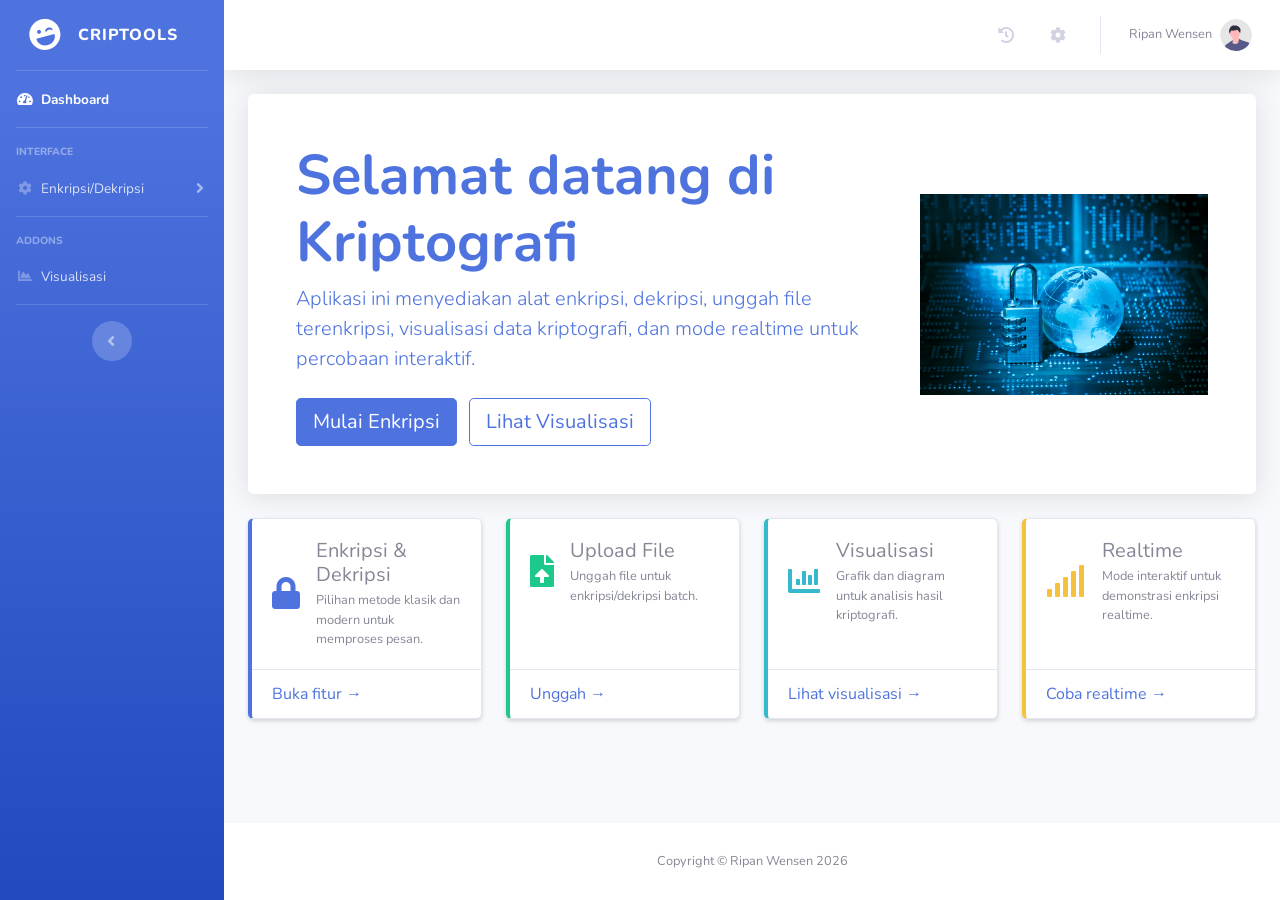
<file: index.html>
<!doctype html>
<html lang="en">
  <head>
    <meta charset="utf-8" />
    <meta http-equiv="X-UA-Compatible" content="IE=edge" />
    <meta
      name="viewport"
      content="width=device-width, initial-scale=1, shrink-to-fit=no"
    />
    <meta name="description" content="" />
    <meta name="author" content="" />

    <title>Criptools - Dashboard</title>

    <!-- Custom fonts for this template-->
    <link
      href="vendor/fontawesome-free/css/all.min.css"
      rel="stylesheet"
      type="text/css"
    />
    <link
      href="https://fonts.googleapis.com/css?family=Nunito:200,200i,300,300i,400,400i,600,600i,700,700i,800,800i,900,900i"
      rel="stylesheet"
    />

    <!-- Custom styles for this template-->
    <link href="css/sb-admin-2.min.css" rel="stylesheet" />

    <style>
      .custom-modal {
        display: none;
        position: fixed;
        top: 0;
        left: 0;
        width: 100%;
        height: 100%;
        background-color: rgba(0, 0, 0, 0.5);
        z-index: 1050;
        align-items: center;
        justify-content: center;
      }

      .custom-modal .modal-content {
        background: #ffffff;
        border-radius: 0.35rem;
        max-width: 720px;
        width: 92%;
        max-height: 85vh;
        overflow: hidden;
        display: flex;
        flex-direction: column;
        box-shadow: 0 0.5rem 1rem rgba(0, 0, 0, 0.15);
      }

      .custom-modal .modal-header,
      .custom-modal .modal-footer {
        padding: 1rem 1.25rem;
        border-bottom: 1px solid #e3e6f0;
      }

      .custom-modal .modal-footer {
        border-top: 1px solid #e3e6f0;
        border-bottom: none;
        justify-content: flex-end;
      }

      .custom-modal .modal-body {
        padding: 1rem 1.25rem;
        overflow: auto;
      }

      .custom-modal .modal-close {
        background: transparent;
        border: 0;
        font-size: 1.5rem;
        color: #858796;
      }

      .history-table {
        width: 100%;
        border-collapse: collapse;
      }

      .history-table th,
      .history-table td {
        padding: 0.5rem 0.75rem;
        border-bottom: 1px solid #e3e6f0;
        vertical-align: top;
        font-size: 0.9rem;
      }

      .history-table th {
        background-color: #f8f9fc;
        font-weight: 600;
        color: #4e73df;
      }

      .history-table .favorite-btn,
      .history-table .delete-btn {
        border: 0;
        background: transparent;
        cursor: pointer;
      }

      .no-data {
        text-align: center;
        padding: 1.5rem;
        color: #858796;
      }
    </style>
  </head>

  <body id="page-top">
    <!-- Page Wrapper -->
    <div id="wrapper">
      <!-- Sidebar -->
      <ul
        class="navbar-nav bg-gradient-primary sidebar sidebar-dark accordion"
        id="accordionSidebar"
      >
        <!-- Sidebar - Brand -->
        <a
          class="sidebar-brand d-flex align-items-center justify-content-center"
          href="index.html"
        >
          <div class="sidebar-brand-icon rotate-n-15">
            <i class="fas fa-laugh-wink"></i>
          </div>
          <div class="sidebar-brand-text mx-3">Criptools</div>
        </a>

        <!-- Divider -->
        <hr class="sidebar-divider my-0" />

        <!-- Nav Item - Dashboard -->
        <li class="nav-item active">
          <a class="nav-link" href="index.html">
            <i class="fas fa-fw fa-tachometer-alt"></i>
            <span>Dashboard</span></a
          >
        </li>

        <!-- Divider -->
        <hr class="sidebar-divider" />

        <!-- Heading -->
        <div class="sidebar-heading">Interface</div>

        <!-- Nav Item - Pages Collapse Menu -->
        <li class="nav-item">
          <a
            class="nav-link collapsed"
            href="#"
            data-toggle="collapse"
            data-target="#collapseTwo"
            aria-expanded="true"
            aria-controls="collapseTwo"
          >
            <i class="fas fa-fw fa-cog"></i>
            <span>Enkripsi/Dekripsi</span>
          </a>
          <div
            id="collapseTwo"
            class="collapse"
            aria-labelledby="headingTwo"
            data-parent="#accordionSidebar"
          >
            <div class="bg-white py-2 collapse-inner rounded">
              <h6 class="collapse-header">Custom Components:</h6>
              <a class="collapse-item" href="dasar.html">Dasar</a>
              <a class="collapse-item" href="modern.html">Modern</a>
              <a class="collapse-item" href="upload.html">Upload File</a>
              <a class="collapse-item" href="realtime.html">Real Time</a>
            </div>
          </div>
        </li>

        <!-- Divider -->
        <hr class="sidebar-divider" />

        <!-- Heading -->
        <div class="sidebar-heading">Addons</div>

        <!-- Nav Item - Charts -->
        <li class="nav-item">
          <a class="nav-link" href="visual.html">
            <i class="fas fa-fw fa-chart-area"></i>
            <span>Visualisasi</span></a
          >
        </li>

        <!-- Nav Item - Tables -->
        <!-- <li class="nav-item">
          <a class="nav-link" href="tables.html">
            <i class="fas fa-fw fa-table"></i>
            <span>Tables</span></a
          >
        </li> -->

        <!-- Divider -->
        <hr class="sidebar-divider d-none d-md-block" />

        <!-- Sidebar Toggler (Sidebar) -->
        <div class="text-center d-none d-md-inline">
          <button class="rounded-circle border-0" id="sidebarToggle"></button>
        </div>
      </ul>
      <!-- End of Sidebar -->

      <!-- Content Wrapper -->
      <div id="content-wrapper" class="d-flex flex-column">
        <!-- Main Content -->
        <div id="content">
          <!-- Topbar -->
          <nav
            class="navbar navbar-expand navbar-light bg-white topbar mb-4 static-top shadow"
          >
            <!-- Sidebar Toggle (Topbar) -->
            <button
              id="sidebarToggleTop"
              class="btn btn-link d-md-none rounded-circle mr-3"
            >
              <i class="fa fa-bars"></i>
            </button>

            <!-- Topbar Navbar -->
            <ul class="navbar-nav ml-auto">
              <!-- Nav Item - Search Dropdown (Visible Only XS) -->
              <li class="nav-item dropdown no-arrow d-sm-none">
                <a
                  class="nav-link dropdown-toggle"
                  href="#"
                  id="searchDropdown"
                  role="button"
                  data-toggle="dropdown"
                  aria-haspopup="true"
                  aria-expanded="false"
                >
                  <i class="fas fa-search fa-fw"></i>
                </a>
                <!-- Dropdown - Messages -->
                <div
                  class="dropdown-menu dropdown-menu-right p-3 shadow animated--grow-in"
                  aria-labelledby="searchDropdown"
                >
                  <form class="form-inline mr-auto w-100 navbar-search">
                    <div class="input-group">
                      <input
                        type="text"
                        class="form-control bg-light border-0 small"
                        placeholder="Search for..."
                        aria-label="Search"
                        aria-describedby="basic-addon2"
                      />
                      <div class="input-group-append">
                        <button class="btn btn-primary" type="button">
                          <i class="fas fa-search fa-sm"></i>
                        </button>
                      </div>
                    </div>
                  </form>
                </div>
              </li>

              <!-- Nav Item - History -->
              <li class="nav-item no-arrow mx-1">
                <a
                  class="nav-link"
                  href="#"
                  title="History"
                  onclick="
                    showHistoryModal();
                    return false;
                  "
                >
                  <i class="fas fa-history fa-fw"></i>
                </a>
              </li>

              <!-- Nav Item - Settings -->
              <li class="nav-item no-arrow mx-1">
                <a
                  class="nav-link"
                  href="#"
                  title="Pengaturan"
                  onclick="
                    showSettingsModal();
                    return false;
                  "
                >
                  <i class="fas fa-cog fa-fw"></i>
                </a>
              </li>

              <div class="topbar-divider d-none d-sm-block"></div>

              <!-- Nav Item - User Information -->
              <li class="nav-item dropdown no-arrow">
                <a
                  class="nav-link dropdown-toggle"
                  href="#"
                  id="userDropdown"
                  role="button"
                  data-toggle="dropdown"
                  aria-haspopup="true"
                  aria-expanded="false"
                >
                  <span class="mr-2 d-none d-lg-inline text-gray-600 small"
                    >Ripan Wensen</span
                  >
                  <img
                    class="img-profile rounded-circle"
                    src="img/undraw_profile.svg"
                  />
                </a>
              </li>
            </ul>
          </nav>
          <!-- End of Topbar -->

          <!-- Begin Page Content -->
          <div class="container-fluid">
            <!-- Welcome Hero -->
            <div class="card mb-4 shadow border-0">
              <div class="card-body text-primary p-5 rounded">
                <div class="row align-items-center">
                  <div class="col-md-8">
                    <h1 class="display-4 font-weight-bold">
                      Selamat datang di Kriptografi
                    </h1>
                    <p class="lead mb-4">
                      Aplikasi ini menyediakan alat enkripsi, dekripsi, unggah
                      file terenkripsi, visualisasi data kriptografi, dan mode
                      realtime untuk percobaan interaktif.
                    </p>
                    <a href="dasar.html" class="btn btn-primary btn-lg mr-2"
                      >Mulai Enkripsi</a
                    >
                    <a href="visual.html" class="btn btn-outline-primary btn-lg"
                      >Lihat Visualisasi</a
                    >
                  </div>
                  <div class="col-md-4 text-center d-none d-md-block">
                    <img
                      src="cryptography.jpg"
                      alt="secure"
                      class="img-fluid"
                      style="max-height: 250px"
                    />
                  </div>
                </div>
              </div>
            </div>

            <!-- Features -->
            <div class="row mb-4">
              <div class="col-lg-3 col-md-6 mb-3">
                <div class="card h-100 shadow-sm border-left-primary">
                  <div class="card-body">
                    <div class="d-flex align-items-center">
                      <div class="mr-3">
                        <i class="fas fa-lock fa-2x text-primary"></i>
                      </div>
                      <div>
                        <h5 class="mb-1">Enkripsi & Dekripsi</h5>
                        <p class="small text-muted mb-0">
                          Pilihan metode klasik dan modern untuk memproses
                          pesan.
                        </p>
                      </div>
                    </div>
                  </div>
                  <div class="card-footer bg-transparent">
                    <a href="dasar.html">Buka fitur &rarr;</a>
                  </div>
                </div>
              </div>

              <div class="col-lg-3 col-md-6 mb-3">
                <div class="card h-100 shadow-sm border-left-success">
                  <div class="card-body">
                    <div class="d-flex align-items-center">
                      <div class="mr-3">
                        <i class="fas fa-file-upload fa-2x text-success"></i>
                      </div>
                      <div>
                        <h5 class="mb-1">Upload File</h5>
                        <p class="small text-muted mb-0">
                          Unggah file untuk enkripsi/dekripsi batch.
                        </p>
                      </div>
                    </div>
                  </div>
                  <div class="card-footer bg-transparent">
                    <a href="upload.html">Unggah &rarr;</a>
                  </div>
                </div>
              </div>

              <div class="col-lg-3 col-md-6 mb-3">
                <div class="card h-100 shadow-sm border-left-info">
                  <div class="card-body">
                    <div class="d-flex align-items-center">
                      <div class="mr-3">
                        <i class="fas fa-chart-bar fa-2x text-info"></i>
                      </div>
                      <div>
                        <h5 class="mb-1">Visualisasi</h5>
                        <p class="small text-muted mb-0">
                          Grafik dan diagram untuk analisis hasil kriptografi.
                        </p>
                      </div>
                    </div>
                  </div>
                  <div class="card-footer bg-transparent">
                    <a href="visual.html">Lihat visualisasi &rarr;</a>
                  </div>
                </div>
              </div>

              <div class="col-lg-3 col-md-6 mb-3">
                <div class="card h-100 shadow-sm border-left-warning">
                  <div class="card-body">
                    <div class="d-flex align-items-center">
                      <div class="mr-3">
                        <i class="fas fa-signal fa-2x text-warning"></i>
                      </div>
                      <div>
                        <h5 class="mb-1">Realtime</h5>
                        <p class="small text-muted mb-0">
                          Mode interaktif untuk demonstrasi enkripsi realtime.
                        </p>
                      </div>
                    </div>
                  </div>
                  <div class="card-footer bg-transparent">
                    <a href="realtime.html">Coba realtime &rarr;</a>
                  </div>
                </div>
              </div>
            </div>
          </div>
        </div>
        <!-- /.container-fluid -->
        <!-- End of Main Content -->

        <!-- Footer -->
        <footer class="sticky-footer bg-white">
          <div class="container my-auto">
            <div class="copyright text-center my-auto">
              <span>Copyright &copy; Ripan Wensen 2026</span>
            </div>
          </div>
        </footer>
        <!-- End of Footer -->
      </div>
      <!-- End of Content Wrapper -->
    </div>
    <!-- End of Page Wrapper -->

    <!-- Scroll to Top Button-->
    <a class="scroll-to-top rounded" href="#page-top">
      <i class="fas fa-angle-up"></i>
    </a>

    <!-- Logout Modal-->
    <div
      class="modal fade"
      id="logoutModal"
      tabindex="-1"
      role="dialog"
      aria-labelledby="exampleModalLabel"
      aria-hidden="true"
    >
      <div class="modal-dialog" role="document">
        <div class="modal-content">
          <div class="modal-header">
            <h5 class="modal-title" id="exampleModalLabel">Ready to Leave?</h5>
            <button
              class="close"
              type="button"
              data-dismiss="modal"
              aria-label="Close"
            >
              <span aria-hidden="true">×</span>
            </button>
          </div>
          <div class="modal-body">
            Select "Logout" below if you are ready to end your current session.
          </div>
          <div class="modal-footer">
            <button
              class="btn btn-secondary"
              type="button"
              data-dismiss="modal"
            >
              Cancel
            </button>
            <a class="btn btn-primary" href="login.html">Logout</a>
          </div>
        </div>
      </div>
    </div>

    <!-- Bootstrap core JavaScript-->
    <script src="vendor/jquery/jquery.min.js"></script>
    <script src="vendor/bootstrap/js/bootstrap.bundle.min.js"></script>

    <!-- Core plugin JavaScript-->
    <script src="vendor/jquery-easing/jquery.easing.min.js"></script>

    <!-- Custom scripts for all pages-->
    <script src="js/sb-admin-2.min.js"></script>

    <!-- Page level plugins -->
    <script src="vendor/chart.js/Chart.min.js"></script>

    <!-- Page level custom scripts -->
    <script src="js/demo/chart-area-demo.js"></script>
    <script src="js/demo/chart-pie-demo.js"></script>

    <script src="utils.js"></script>
    <script src="visualization.js"></script>
    <script>
      const dashboardState = {
        historyManager: new EncryptionHistory(),
      };

      function showHistoryModal() {
        const history = dashboardState.historyManager.getHistory();
        const content =
          EncryptionVisualizer.createHistoryTable(history) +
          `
          <div style="margin-top: 1rem; display: flex; gap: 0.5rem; flex-wrap: wrap;">
            <button class="btn btn-sm btn-primary" onclick="exportHistoryJSON()">Export JSON</button>
            <button class="btn btn-sm btn-primary" onclick="exportHistoryCSV()">Export CSV</button>
            <button class="btn btn-sm btn-danger" onclick="clearHistoryData()">Clear</button>
          </div>
        `;

        ModalDisplay.show("History Enkripsi", content);
      }

      function deleteHistoryEntry(id) {
        if (confirm("Hapus entry ini?")) {
          dashboardState.historyManager.deleteEntry(id);
          showHistoryModal();
        }
      }

      function toggleFavorite(id) {
        dashboardState.historyManager.toggleFavorite(id);
        showHistoryModal();
      }

      function exportHistoryJSON() {
        const json = dashboardState.historyManager.exportAsJSON();
        const blob = new Blob([json], { type: "application/json" });
        const url = URL.createObjectURL(blob);
        const a = document.createElement("a");
        a.href = url;
        a.download = `history_${Date.now()}.json`;
        a.click();
        URL.revokeObjectURL(url);
      }

      function exportHistoryCSV() {
        const csv = dashboardState.historyManager.exportAsCSV();
        const blob = new Blob([csv], { type: "text/csv" });
        const url = URL.createObjectURL(blob);
        const a = document.createElement("a");
        a.href = url;
        a.download = `history_${Date.now()}.csv`;
        a.click();
        URL.revokeObjectURL(url);
      }

      function clearHistoryData() {
        if (confirm("Yakin ingin menghapus seluruh history?")) {
          dashboardState.historyManager.clearHistory();
          ModalDisplay.close();
        }
      }

      function showSettingsModal() {
        const content = `
          <div>
            <h5 class="mb-3">Pengaturan Aplikasi</h5>
            <div class="form-check mb-2">
              <input class="form-check-input" type="checkbox" id="settingNotifications" checked>
              <label class="form-check-label" for="settingNotifications">Aktifkan Notifikasi</label>
            </div>
            <div class="form-check mb-3">
              <input class="form-check-input" type="checkbox" id="settingAutoSave" checked>
              <label class="form-check-label" for="settingAutoSave">Auto-save History</label>
            </div>
            <div class="pt-3 border-top">
              <p class="mb-1"><strong>Tentang Aplikasi:</strong></p>
              <p class="mb-1">Aplikasi Kriptografi Advanced v2.0</p>
              <p class="mb-1">Untuk tujuan edukasi dan pembelajaran</p>
              <p class="mb-0">2026 | Semua hak dilindungi</p>
            </div>
          </div>
        `;

        ModalDisplay.show("Pengaturan", content);
      }
    </script>
  </body>
</html>
</file>
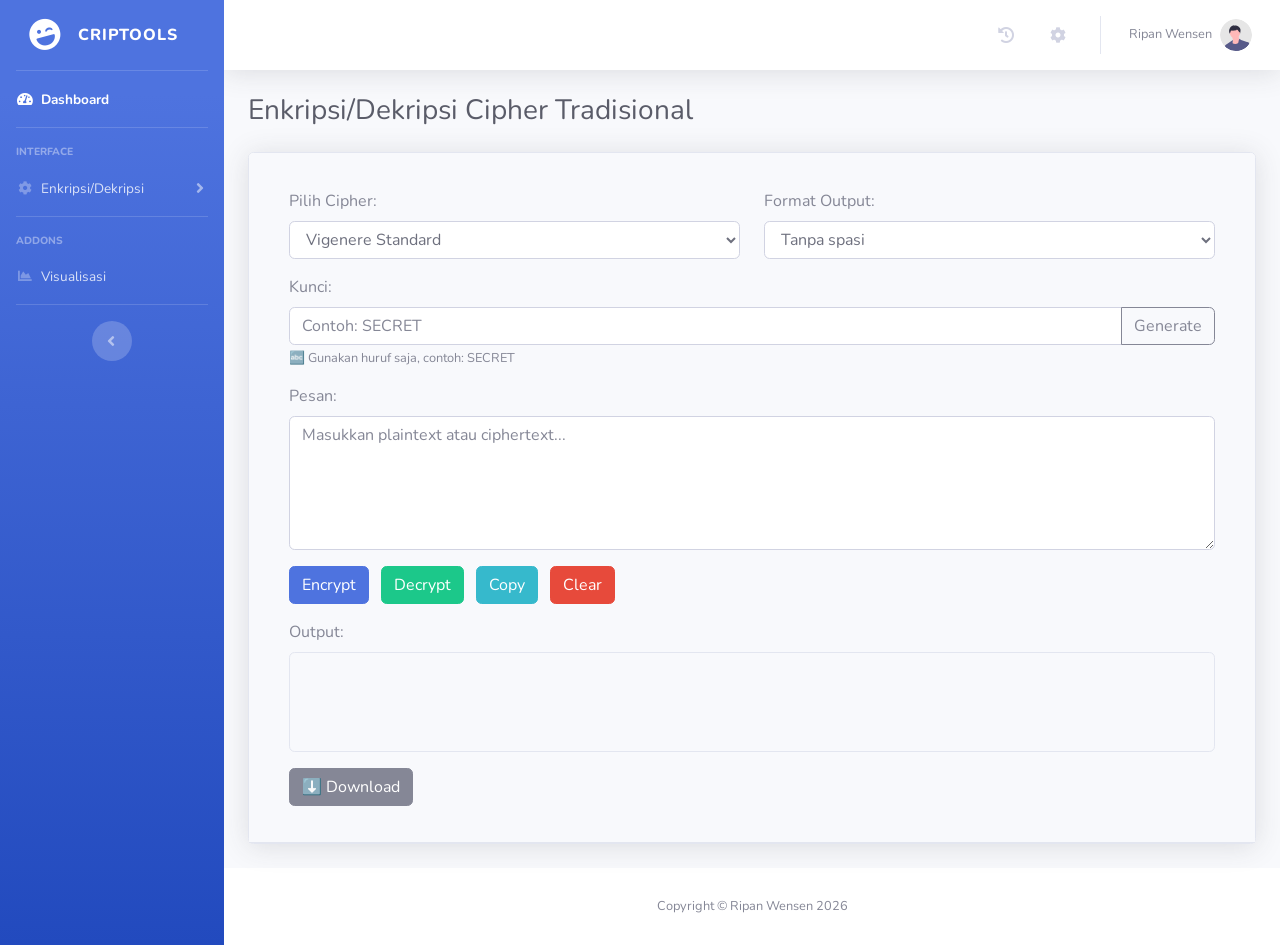
<file: dasar.html>
<!doctype html>
<html lang="en">
  <head>
    <meta charset="utf-8" />
    <meta http-equiv="X-UA-Compatible" content="IE=edge" />
    <meta
      name="viewport"
      content="width=device-width, initial-scale=1, shrink-to-fit=no"
    />
    <meta name="description" content="" />
    <meta name="author" content="" />

    <title>Criptools - Dashboard</title>

    <!-- Custom fonts for this template-->
    <link
      href="vendor/fontawesome-free/css/all.min.css"
      rel="stylesheet"
      type="text/css"
    />
    <link
      href="https://fonts.googleapis.com/css?family=Nunito:200,200i,300,300i,400,400i,600,600i,700,700i,800,800i,900,900i"
      rel="stylesheet"
    />

    <!-- Custom styles for this template-->
    <link href="css/sb-admin-2.min.css" rel="stylesheet" />

    <style>
      .custom-modal {
        display: none;
        position: fixed;
        top: 0;
        left: 0;
        width: 100%;
        height: 100%;
        background-color: rgba(0, 0, 0, 0.5);
        z-index: 1050;
        align-items: center;
        justify-content: center;
      }

      .custom-modal .modal-content {
        background: #ffffff;
        border-radius: 0.35rem;
        max-width: 720px;
        width: 92%;
        max-height: 85vh;
        overflow: hidden;
        display: flex;
        flex-direction: column;
        box-shadow: 0 0.5rem 1rem rgba(0, 0, 0, 0.15);
      }

      .custom-modal .modal-header,
      .custom-modal .modal-footer {
        padding: 1rem 1.25rem;
        border-bottom: 1px solid #e3e6f0;
      }

      .custom-modal .modal-footer {
        border-top: 1px solid #e3e6f0;
        border-bottom: none;
        justify-content: flex-end;
      }

      .custom-modal .modal-body {
        padding: 1rem 1.25rem;
        overflow: auto;
      }

      .custom-modal .modal-close {
        background: transparent;
        border: 0;
        font-size: 1.5rem;
        color: #858796;
      }

      .history-table {
        width: 100%;
        border-collapse: collapse;
      }

      .history-table th,
      .history-table td {
        padding: 0.5rem 0.75rem;
        border-bottom: 1px solid #e3e6f0;
        vertical-align: top;
        font-size: 0.9rem;
      }

      .history-table th {
        background-color: #f8f9fc;
        font-weight: 600;
        color: #4e73df;
      }

      .history-table .favorite-btn,
      .history-table .delete-btn {
        border: 0;
        background: transparent;
        cursor: pointer;
      }

      .no-data {
        text-align: center;
        padding: 1.5rem;
        color: #858796;
      }
    </style>
  </head>

  <body id="page-top">
    <!-- Page Wrapper -->
    <div id="wrapper">
      <!-- Sidebar -->
      <ul
        class="navbar-nav bg-gradient-primary sidebar sidebar-dark accordion"
        id="accordionSidebar"
      >
        <!-- Sidebar - Brand -->
        <a
          class="sidebar-brand d-flex align-items-center justify-content-center"
          href="index.html"
        >
          <div class="sidebar-brand-icon rotate-n-15">
            <i class="fas fa-laugh-wink"></i>
          </div>
          <div class="sidebar-brand-text mx-3">Criptools</div>
        </a>

        <!-- Divider -->
        <hr class="sidebar-divider my-0" />

        <!-- Nav Item - Dashboard -->
        <li class="nav-item active">
          <a class="nav-link" href="index.html">
            <i class="fas fa-fw fa-tachometer-alt"></i>
            <span>Dashboard</span></a
          >
        </li>

        <!-- Divider -->
        <hr class="sidebar-divider" />

        <!-- Heading -->
        <div class="sidebar-heading">Interface</div>

        <!-- Nav Item - Pages Collapse Menu -->
        <li class="nav-item">
          <a
            class="nav-link collapsed"
            href="#"
            data-toggle="collapse"
            data-target="#collapseTwo"
            aria-expanded="true"
            aria-controls="collapseTwo"
          >
            <i class="fas fa-fw fa-cog"></i>
            <span>Enkripsi/Dekripsi</span>
          </a>
          <div
            id="collapseTwo"
            class="collapse"
            aria-labelledby="headingTwo"
            data-parent="#accordionSidebar"
          >
            <div class="bg-white py-2 collapse-inner rounded">
              <h6 class="collapse-header">Custom Components:</h6>
              <a class="collapse-item" href="dasar.html">Dasar</a>
              <a class="collapse-item" href="modern.html">Modern</a>
              <a class="collapse-item" href="upload.html">Upload File</a>
              <a class="collapse-item" href="realtime.html">Real Time</a>
            </div>
          </div>
        </li>

        <!-- Divider -->
        <hr class="sidebar-divider" />

        <!-- Heading -->
        <div class="sidebar-heading">Addons</div>

        <!-- Nav Item - Charts -->
        <li class="nav-item">
          <a class="nav-link" href="visual.html">
            <i class="fas fa-fw fa-chart-area"></i>
            <span>Visualisasi</span></a
          >
        </li>

        <!-- Nav Item - Tables -->
        <!-- <li class="nav-item">
          <a class="nav-link" href="tables.html">
            <i class="fas fa-fw fa-table"></i>
            <span>Tables</span></a
          >
        </li> -->

        <!-- Divider -->
        <hr class="sidebar-divider d-none d-md-block" />

        <!-- Sidebar Toggler (Sidebar) -->
        <div class="text-center d-none d-md-inline">
          <button class="rounded-circle border-0" id="sidebarToggle"></button>
        </div>
      </ul>
      <!-- End of Sidebar -->

      <!-- Content Wrapper -->
      <div id="content-wrapper" class="d-flex flex-column">
        <!-- Main Content -->
        <div id="content">
          <!-- Topbar -->
          <nav
            class="navbar navbar-expand navbar-light bg-white topbar mb-4 static-top shadow"
          >
            <!-- Sidebar Toggle (Topbar) -->
            <button
              id="sidebarToggleTop"
              class="btn btn-link d-md-none rounded-circle mr-3"
            >
              <i class="fa fa-bars"></i>
            </button>

            <!-- Topbar Navbar -->
            <ul class="navbar-nav ml-auto">
              <!-- Nav Item - Search Dropdown (Visible Only XS) -->
              <li class="nav-item dropdown no-arrow d-sm-none">
                <a
                  class="nav-link dropdown-toggle"
                  href="#"
                  id="searchDropdown"
                  role="button"
                  data-toggle="dropdown"
                  aria-haspopup="true"
                  aria-expanded="false"
                >
                  <i class="fas fa-search fa-fw"></i>
                </a>
                <!-- Dropdown - Messages -->
                <div
                  class="dropdown-menu dropdown-menu-right p-3 shadow animated--grow-in"
                  aria-labelledby="searchDropdown"
                >
                  <form class="form-inline mr-auto w-100 navbar-search">
                    <div class="input-group">
                      <input
                        type="text"
                        class="form-control bg-light border-0 small"
                        placeholder="Search for..."
                        aria-label="Search"
                        aria-describedby="basic-addon2"
                      />
                      <div class="input-group-append">
                        <button class="btn btn-primary" type="button">
                          <i class="fas fa-search fa-sm"></i>
                        </button>
                      </div>
                    </div>
                  </form>
                </div>
              </li>

              <!-- Nav Item - History -->
              <li class="nav-item no-arrow mx-1">
                <a
                  class="nav-link"
                  href="#"
                  title="History"
                  onclick="
                    showHistoryModal();
                    return false;
                  "
                >
                  <i class="fas fa-history fa-fw"></i>
                </a>
              </li>

              <!-- Nav Item - Settings -->
              <li class="nav-item no-arrow mx-1">
                <a
                  class="nav-link"
                  href="#"
                  title="Pengaturan"
                  onclick="
                    showSettingsModal();
                    return false;
                  "
                >
                  <i class="fas fa-cog fa-fw"></i>
                </a>
              </li>

              <div class="topbar-divider d-none d-sm-block"></div>

              <!-- Nav Item - User Information -->
              <li class="nav-item dropdown no-arrow">
                <a
                  class="nav-link dropdown-toggle"
                  href="#"
                  id="userDropdown"
                  role="button"
                  data-toggle="dropdown"
                  aria-haspopup="true"
                  aria-expanded="false"
                >
                  <span class="mr-2 d-none d-lg-inline text-gray-600 small"
                    >Ripan Wensen</span
                  >
                  <img
                    class="img-profile rounded-circle"
                    src="img/undraw_profile.svg"
                  />
                </a>
              </li>
            </ul>
          </nav>
          <!-- End of Topbar -->

          <!-- Begin Page Content -->
          <div class="container-fluid">
            <!-- Page Heading -->
            <div
              class="d-sm-flex align-items-center justify-content-between mb-4"
            >
              <h1 class="h3 mb-0 text-gray-800">
                Enkripsi/Dekripsi Cipher Tradisional
              </h1>
              <!-- <a
                href="#"
                class="d-none d-sm-inline-block btn btn-sm btn-primary shadow-sm"
                ><i class="fas fa-download fa-sm text-white-50"></i> Generate
                Report</a
              > -->
            </div>

            <!-- Content Row -->

            <div class="row">
              <!-- Area Chart -->
              <div class="col-xl-12">
                <div class="card shadow mb-4">
                  <!-- Card Header - Dropdown -->
                  <div
                    class="card-header py-3 d-flex flex-column justify-content-between"
                  >
                    <div class="card-body">
                      <div id="basic-encrypt">
                        <!-- Row 1 -->
                        <div class="row mb-3">
                          <div class="col-md-6">
                            <label>Pilih Cipher:</label>
                            <select
                              id="cipherSelect"
                              class="form-control"
                              onchange="updateKeyHint()"
                            >
                              <option value="vigenere">
                                Vigenere Standard
                              </option>
                              <option value="autokey">Auto-Key Vigenere</option>
                              <option value="extended">
                                Extended Vigenere
                              </option>
                              <option value="caesar">Caesar Cipher</option>
                              <option value="affine">Affine Cipher</option>
                              <option value="playfair">Playfair Cipher</option>
                              <option value="hill">Hill Cipher (2x2)</option>
                            </select>
                          </div>

                          <div class="col-md-6">
                            <label>Format Output:</label>
                            <select id="cipherTextFormat" class="form-control">
                              <option value="none">Tanpa spasi</option>
                              <option value="group5">Kelompok 5 huruf</option>
                            </select>
                          </div>
                        </div>

                        <!-- Key -->
                        <div class="mb-3">
                          <label>Kunci:</label>
                          <div class="input-group">
                            <input
                              type="text"
                              id="keyInput"
                              class="form-control"
                              placeholder="Masukkan kunci"
                            />
                            <div class="input-group-append">
                              <button
                                class="btn btn-outline-secondary"
                                onclick="generateSimpleKey()"
                              >
                                Generate
                              </button>
                            </div>
                          </div>
                          <small
                            id="keyHint"
                            class="form-text text-muted"
                          ></small>
                        </div>

                        <!-- Text -->
                        <div class="mb-3">
                          <label>Pesan:</label>
                          <textarea
                            id="plaintextInput"
                            class="form-control"
                            rows="5"
                            placeholder="Masukkan plaintext atau ciphertext..."
                          ></textarea>
                        </div>

                        <!-- Buttons -->
                        <div class="mb-3">
                          <button
                            class="btn btn-primary mr-2"
                            onclick="encryptText()"
                          >
                            Encrypt
                          </button>
                          <button
                            class="btn btn-success mr-2"
                            onclick="decryptText()"
                          >
                            Decrypt
                          </button>
                          <button
                            class="btn btn-info mr-2"
                            onclick="copyOutput()"
                          >
                            Copy
                          </button>
                          <button class="btn btn-danger" onclick="clearForm()">
                            Clear
                          </button>
                        </div>

                        <!-- Output -->
                        <div class="mb-3">
                          <label>Output:</label>
                          <div
                            class="border p-3 bg-light rounded"
                            id="basicOutput"
                            style="min-height: 100px"
                          ></div>
                        </div>

                        <button
                          class="btn btn-secondary"
                          onclick="downloadOutput('basic')"
                        >
                          ⬇️ Download
                        </button>
                      </div>
                    </div>
                  </div>
                  <!-- Card Body -->
                </div>
              </div>
            </div>
          </div>
          <!-- /.container-fluid -->
        </div>
        <!-- End of Main Content -->

        <!-- Footer -->
        <footer class="sticky-footer bg-white">
          <div class="container my-auto">
            <div class="copyright text-center my-auto">
              <span>Copyright &copy; Ripan Wensen 2026</span>
            </div>
          </div>
        </footer>
        <!-- End of Footer -->
      </div>
      <!-- End of Content Wrapper -->
    </div>
    <!-- End of Page Wrapper -->

    <!-- Scroll to Top Button-->
    <a class="scroll-to-top rounded" href="#page-top">
      <i class="fas fa-angle-up"></i>
    </a>

    <!-- Logout Modal-->
    <div
      class="modal fade"
      id="logoutModal"
      tabindex="-1"
      role="dialog"
      aria-labelledby="exampleModalLabel"
      aria-hidden="true"
    >
      <div class="modal-dialog" role="document">
        <div class="modal-content">
          <div class="modal-header">
            <h5 class="modal-title" id="exampleModalLabel">Ready to Leave?</h5>
            <button
              class="close"
              type="button"
              data-dismiss="modal"
              aria-label="Close"
            >
              <span aria-hidden="true">×</span>
            </button>
          </div>
          <div class="modal-body">
            Select "Logout" below if you are ready to end your current session.
          </div>
          <div class="modal-footer">
            <button
              class="btn btn-secondary"
              type="button"
              data-dismiss="modal"
            >
              Cancel
            </button>
            <a class="btn btn-primary" href="login.html">Logout</a>
          </div>
        </div>
      </div>
    </div>

    <!-- Bootstrap core JavaScript-->
    <script src="vendor/jquery/jquery.min.js"></script>
    <script src="vendor/bootstrap/js/bootstrap.bundle.min.js"></script>

    <!-- Core plugin JavaScript-->
    <script src="vendor/jquery-easing/jquery.easing.min.js"></script>

    <!-- Custom scripts for all pages-->
    <script src="js/sb-admin-2.min.js"></script>

    <!-- Page level plugins -->
    <script src="vendor/chart.js/Chart.min.js"></script>

    <!-- Page level custom scripts -->
    <script src="js/demo/chart-area-demo.js"></script>
    <script src="js/demo/chart-pie-demo.js"></script>

    <!-- Scripts -->
    <script src="crypto-algorithms.js"></script>
    <script src="utils.js"></script>
    <script src="visualization.js"></script>
    <script src="script.js"></script>
  </body>
</html>
</file>
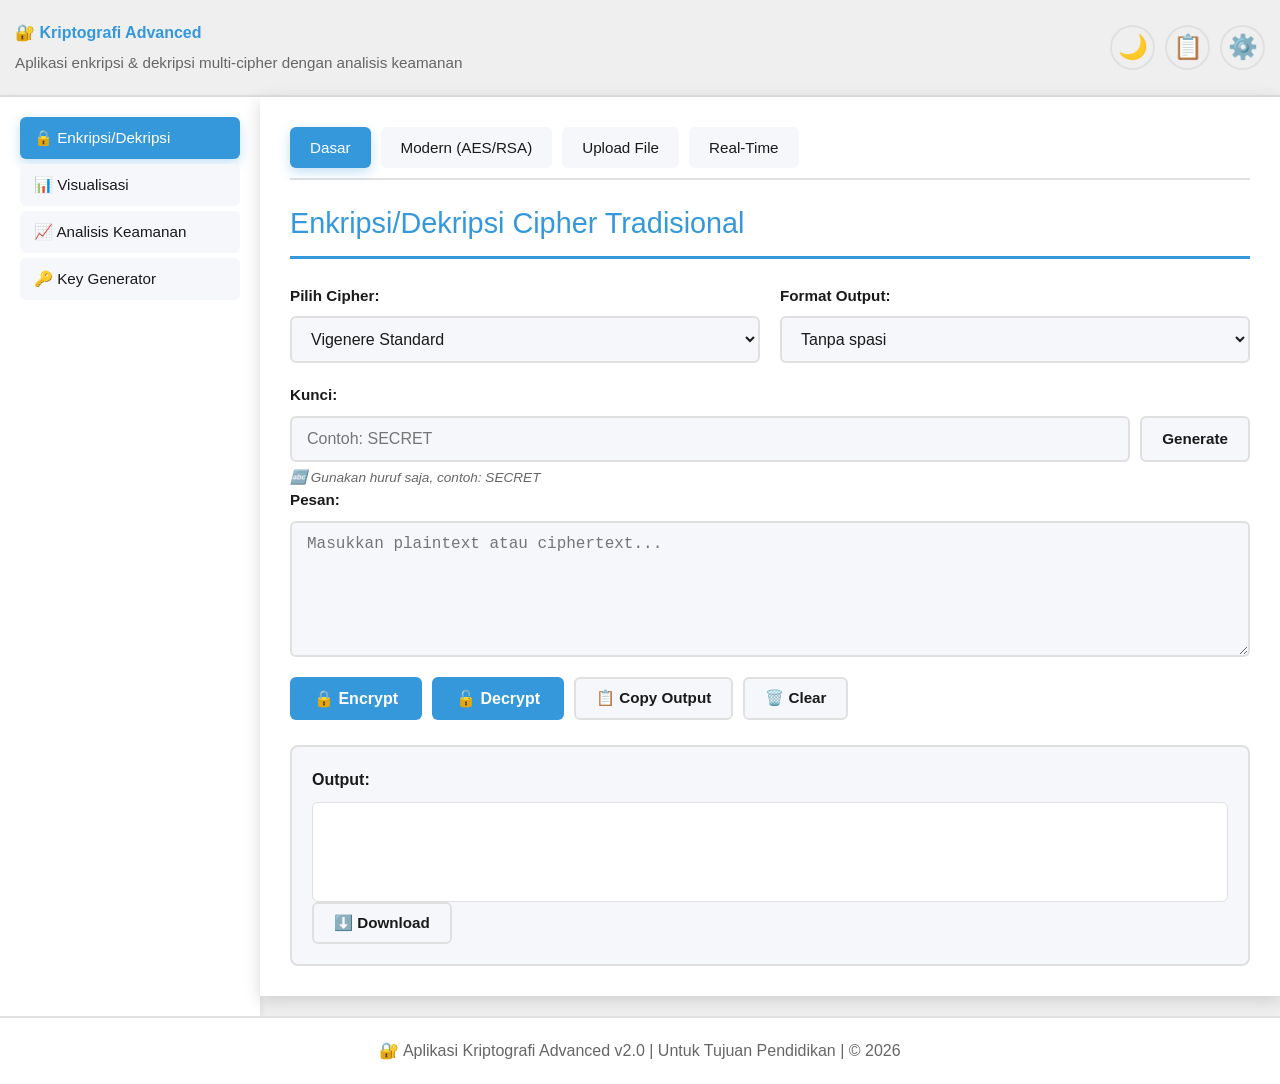
<file: index-old.html>
<!doctype html>
<html lang="id">
  <head>
    <meta charset="UTF-8" />
    <meta name="viewport" content="width=device-width, initial-scale=1.0" />
    <title>Aplikasi Kriptografi Canggih</title>
    <link rel="stylesheet" href="style.css" />
  </head>
  <body class="light-mode">
    <div class="container">
      <!-- Header -->
      <header>
        <div class="header-content">
          <div>
            <h1>🔐 Kriptografi Advanced</h1>
            <p>
              Aplikasi enkripsi & dekripsi multi-cipher dengan analisis keamanan
            </p>
          </div>
          <div class="header-controls">
            <button
              class="btn-icon"
              id="darkModeToggle"
              onclick="toggleDarkMode()"
              title="Toggle Dark Mode"
            >
              🌙
            </button>
            <button
              class="btn-icon"
              id="historyBtn"
              onclick="showHistoryModal()"
              title="Lihat History"
            >
              📋
            </button>
            <button
              class="btn-icon"
              id="settingsBtn"
              onclick="showSettingsModal()"
              title="Pengaturan"
            >
              ⚙️
            </button>
          </div>
        </div>
      </header>

      <!-- Dashboard layout (sidebar + main) -->
      <div class="dashboard">
        <!-- Navigation Tabs / Sidebar -->
        <nav class="tabs-container sidebar">
        <button class="tab-btn active" onclick="switchTab('encrypt')">
          <span>🔒 Enkripsi/Dekripsi</span>
        </button>
        <button class="tab-btn" onclick="switchTab('visualize')">
          <span>📊 Visualisasi</span>
        </button>
        <button class="tab-btn" onclick="switchTab('analysis')">
          <span>📈 Analisis Keamanan</span>
        </button>
        <button class="tab-btn" onclick="switchTab('keygen')">
          <span>🔑 Key Generator</span>
        </button>
        <!-- <button class="tab-btn" onclick="switchTab('compare')">
          <span>⚖️ Perbandingan</span>
        </button>
        <button class="tab-btn" onclick="switchTab('benchmark')">
          <span>⏱️ Benchmark</span>
        </button> -->
      </nav>

      </nav>

        <main>
        <!-- TAB 1: Enkripsi/Dekripsi -->
        <section id="encrypt-tab" class="tab-content active">
          <div class="tabs-secondary">
            <button
              class="tab-secondary-btn active"
              onclick="switchEncryptTab('basic', event)"
            >
              Dasar
            </button>
            <button
              class="tab-secondary-btn"
              onclick="switchEncryptTab('advanced', event)"
            >
              Modern (AES/RSA)
            </button>
            <button
              class="tab-secondary-btn"
              onclick="switchEncryptTab('file', event)"
            >
              Upload File
            </button>
            <button
              class="tab-secondary-btn"
              onclick="switchEncryptTab('realtime', event)"
            >
              Real-Time
            </button>
          </div>

          <!-- Dasar Encryption -->
          <div id="basic-encrypt" class="encrypt-section active">
            <div class="section-title">
              Enkripsi/Dekripsi Cipher Tradisional
            </div>

            <div class="form-grid">
              <div class="form-group">
                <label for="cipherSelect">Pilih Cipher:</label>
                <select id="cipherSelect" onchange="updateKeyHint()">
                  <option value="vigenere">Vigenere Standard</option>
                  <option value="autokey">Auto-Key Vigenere</option>
                  <option value="extended">Extended Vigenere</option>
                  <option value="affine">Affine Cipher</option>
                  <option value="playfair">Playfair Cipher</option>
                  <option value="hill">Hill Cipher (2x2)</option>
                </select>
              </div>

              <div class="form-group">
                <label for="cipherTextFormat">Format Output:</label>
                <select id="cipherTextFormat">
                  <option value="none">Tanpa spasi</option>
                  <option value="group5">Kelompok 5-huruf</option>
                </select>
              </div>
            </div>

            <div class="form-group">
              <label for="keyInput">Kunci:</label>
              <div class="input-group">
                <input type="text" id="keyInput" placeholder="Masukkan kunci" />
                <button class="btn-secondary" onclick="generateSimpleKey()">
                  Generate
                </button>
              </div>
              <small id="keyHint" class="hint-text"></small>
            </div>

            <div class="form-group">
              <label for="plaintextInput">Pesan:</label>
              <textarea
                id="plaintextInput"
                placeholder="Masukkan plaintext atau ciphertext..."
                rows="6"
              ></textarea>
            </div>

            <div class="button-group">
              <button class="btn-primary" onclick="encryptText()">
                🔒 Encrypt
              </button>
              <button class="btn-primary" onclick="decryptText()">
                🔓 Decrypt
              </button>
              <button class="btn-secondary" onclick="copyOutput()">
                📋 Copy Output
              </button>
              <button class="btn-secondary" onclick="clearForm()">
                🗑️ Clear
              </button>
            </div>

            <div class="output-area">
              <label>Output:</label>
              <div class="output-box" id="basicOutput"></div>
              <button class="btn-secondary" onclick="downloadOutput('basic')">
                ⬇️ Download
              </button>
            </div>
          </div>

          <!-- Advanced (AES/RSA) -->
          <div id="advanced-encrypt" class="encrypt-section">
            <div class="section-title">Enkripsi Modern (AES / RSA)</div>

            <div class="form-grid">
              <div class="form-group">
                <label for="modernAlgorithm">Algoritma:</label>
                <select id="modernAlgorithm">
                  <option value="aes">AES (Simplified)</option>
                  <option value="rsa">RSA (Simplified)</option>
                  <option value="xor">XOR Stream</option>
                  <option value="substitution">Advanced Substitution</option>
                </select>
              </div>

              <div class="form-group">
                <label for="keySize">Ukuran Key (bits):</label>
                <select id="keySize">
                  <option value="128">128</option>
                  <option value="256">256</option>
                  <option value="512">512</option>
                </select>
              </div>
            </div>

            <div class="form-group">
              <label for="modernKey">Kunci:</label>
              <div class="input-group">
                <input
                  type="text"
                  id="modernKey"
                  placeholder="Atau generate otomatis"
                />
                <button class="btn-secondary" onclick="generateModernKey()">
                  Generate Key
                </button>
              </div>
            </div>

            <div class="form-group">
              <label for="modernInput">Plaintext:</label>
              <textarea
                id="modernInput"
                placeholder="Masukkan teks untuk dienkripsi..."
                rows="6"
              ></textarea>
            </div>

            <div class="button-group">
              <button class="btn-primary" onclick="encryptModern()">
                🔐 Encrypt (Modern)
              </button>
              <button class="btn-primary" onclick="decryptModern()">
                🔓 Decrypt (Modern)
              </button>
              <button class="btn-secondary" onclick="showKeyPair()">
                🔑 Lihat Key Pair
              </button>
            </div>

            <div class="output-area">
              <label>Output (Hex):</label>
              <div class="output-box" id="modernOutput"></div>
              <button class="btn-secondary" onclick="downloadOutput('modern')">
                ⬇️ Download
              </button>
            </div>
          </div>

          <!-- File Upload -->
          <div id="file-encrypt" class="encrypt-section">
            <div class="section-title">Enkripsi File</div>

            <div class="file-upload-area">
              <input
                type="file"
                id="fileInput"
                accept=".txt,.pdf,.doc,.docx,.jpg,.png"
                onchange="handleFileUpload()"
              />
              <div id="fileInfo" class="file-info"></div>
            </div>

            <div class="form-group">
              <label for="fileAlgorithm">Algoritma:</label>
              <select id="fileAlgorithm">
                <option value="">Pilih algoritma</option>
                <option value="extended">Extended Vigenere</option>
                <option value="aes">AES</option>
                <option value="xor">XOR Stream</option>
              </select>
            </div>

            <div class="form-group">
              <label for="fileKey">Kunci File:</label>
              <div class="input-group">
                <input type="text" id="fileKey" placeholder="Masukkan kunci" />
                <button
                  class="btn-secondary"
                  onclick="generateSimpleKey('file')"
                >
                  Generate
                </button>
              </div>
            </div>

            <div class="button-group">
              <button class="btn-primary" onclick="encryptFile()">
                🔒 Encrypt File
              </button>
              <button class="btn-primary" onclick="decryptFile()">
                🔓 Decrypt File
              </button>
            </div>
          </div>

          <!-- Real-Time Encryption -->
          <div id="realtime-encrypt" class="encrypt-section">
            <div class="section-title">Real-Time Encryption</div>

            <div class="realtime-toggle">
              <label for="realtimeToggle">Aktifkan Real-Time Mode:</label>
              <input
                type="checkbox"
                id="realtimeToggle"
                onchange="toggleRealtimeMode()"
              />
              <span id="realtimeStatus" class="status-indicator">OFF</span>
            </div>

            <div class="form-group">
              <label for="realtimeCipher">Cipher:</label>
              <select id="realtimeCipher">
                <option value="vigenere">Vigenere</option>
                <option value="affine">Affine</option>
                <option value="substitution">Substitution</option>
              </select>
            </div>

            <div class="form-group">
              <label for="realtimeKey">Kunci:</label>
              <input
                type="text"
                id="realtimeKey"
                placeholder="Kunci untuk real-time encryption"
                oninput="updateRealtime()"
              />
            </div>

            <div class="form-group">
              <label for="realtimeInput">Ketikan pesan:</label>
              <textarea
                id="realtimeInput"
                placeholder="Mulai mengetik di sini..."
                rows="6"
                oninput="updateRealtime()"
              ></textarea>
            </div>

            <div class="output-area">
              <label>Hasil Real-Time:</label>
              <div class="output-box" id="realtimeOutput"></div>
            </div>
          </div>
        </section>

        <!-- TAB 2: Visualisasi -->
        <section id="visualize-tab" class="tab-content">
          <div class="section-title">Visualisasi Proses Enkripsi</div>

          <div class="visualization-controls">
            <div class="form-group">
              <label for="vizAlgorithm">Pilih Algoritma:</label>
              <select id="vizAlgorithm" onchange="updateVisualization()">
                <option value="vigenere">Vigenere</option>
                <option value="affine">Affine</option>
                <option value="playfair">Playfair</option>
              </select>
            </div>

            <div class="form-group">
              <label for="vizPlaintext">Plaintext:</label>
              <input
                type="text"
                id="vizPlaintext"
                placeholder="Masukkan teks (max 10 karakter)"
                maxlength="10"
                oninput="updateVisualization()"
              />
            </div>

            <div class="form-group">
              <label for="vizKey">Kunci:</label>
              <input
                type="text"
                id="vizKey"
                placeholder="Masukkan kunci"
                oninput="updateVisualization()"
              />
            </div>
          </div>

          <div class="visualization-area">
            <div id="vizContainer"></div>
          </div>

          <div class="steps-display">
            <h3>Langkah-langkah Transformasi:</h3>
            <div id="stepsContainer"></div>
          </div>
        </section>

        <!-- TAB 3: Analisis Keamanan -->
        <section id="analysis-tab" class="tab-content">
          <div class="section-title">
            Analisis Keamanan & Frequency Analysis
          </div>

          <div class="analysis-controls">
            <div class="form-group">
              <label for="analysisText">Masukkan Teks:</label>
              <textarea
                id="analysisText"
                placeholder="Paste ciphertext untuk dianalisis..."
                rows="6"
              ></textarea>
            </div>

            <button class="btn-primary" onclick="performAnalysis()">
              📊 Analisis
            </button>
          </div>

          <div id="analysisResults" class="analysis-results">
            <div class="analysis-section">
              <h3>📈 Distribusi Frekuensi Huruf</h3>
              <div id="frequencyChart"></div>
            </div>

            <div class="analysis-section">
              <h3>🔐 Entropi & Keamanan</h3>
              <div id="entropyDisplay"></div>
            </div>

            <div class="analysis-section">
              <h3>🎯 Statistik Umum</h3>
              <div id="statsDisplay"></div>
            </div>

            <div class="analysis-section">
              <h3>💪 Kekuatan Enkripsi</h3>
              <div id="strengthDisplay"></div>
            </div>
          </div>
        </section>

        <!-- TAB 4: Key Generator -->
        <section id="keygen-tab" class="tab-content">
          <div class="section-title">Generator Kunci Aman</div>

          <div class="keygen-controls">
            <div class="form-group">
              <label for="keyLength">Panjang Kunci:</label>
              <input
                type="number"
                id="keyLength"
                value="16"
                min="8"
                max="256"
              />
            </div>

            <div class="form-group">
              <label for="keyType">Tipe Kunci:</label>
              <select id="keyType">
                <option value="alphanumeric">Alphanumeric</option>
                <option value="numeric">Numeric Only</option>
                <option value="strong">Strong (dengan special char)</option>
                <option value="hex">Hexadecimal</option>
                <option value="binary">Binary</option>
              </select>
            </div>

            <button
              class="btn-primary"
              onclick="generateKey()"
              style="width: 100%; padding: 12px"
            >
              🔑 Generate Key
            </button>
          </div>

          <div class="keygen-result">
            <div class="output-area">
              <label>Generated Key:</label>
              <div class="output-box" id="generatedKey"></div>
              <div class="button-group">
                <button class="btn-secondary" onclick="copyGeneratedKey()">
                  📋 Copy
                </button>
                <button class="btn-secondary" onclick="downloadKey()">
                  ⬇️ Download
                </button>
              </div>
            </div>

            <div class="strength-indicator">
              <label>Kekuatan Kunci:</label>
              <div id="strengthIndicator"></div>
            </div>

            <div class="key-suggestions">
              <h4>Saran Perbaikan:</h4>
              <ul id="strengthFeedback"></ul>
            </div>
          </div>
        </section>

        <!-- TAB 5: Perbandingan Cipher -->
        <section id="compare-tab" class="tab-content">
          <div class="section-title">Perbandingan Algoritma Cipher</div>

          <div class="compare-controls">
            <div class="form-group">
              <label for="compareText">Teks untuk Dibandingkan:</label>
              <textarea
                id="compareText"
                placeholder="Masukkan teks yang akan dienkripsi dengan berbagai cipher..."
                rows="6"
              ></textarea>
            </div>

            <div class="form-group">
              <label for="compareKey">Kunci:</label>
              <input type="text" id="compareKey" placeholder="Masukkan kunci" />
            </div>

            <button
              class="btn-primary"
              onclick="performComparison()"
              style="width: 100%; padding: 12px"
            >
              ⚖️ Bandingkan
            </button>
          </div>

          <div id="comparisonResults" class="comparison-results">
            <table id="comparisonTable" class="data-table"></table>
          </div>
        </section>

        <section id="benchmark-tab" class="tab-content">
          <div class="section-title">Benchmark Performa Enkripsi</div>

          <div class="benchmark-controls">
            <div class="form-group">
              <label for="benchmarkText">Teks untuk Benchmark:</label>
              <textarea
                id="benchmarkText"
                placeholder="Masukkan teks untuk benchmark..."
                rows="4"
              >
Lorem ipsum dolor sit amet, consectetur adipiscing elit. Sed do eiusmod tempor incididunt ut labore et dolore magna aliqua.</textarea
              >
            </div>

            <div class="form-group">
              <label for="benchmarkIterations">Jumlah Iterasi:</label>
              <input
                type="number"
                id="benchmarkIterations"
                value="1000"
                min="100"
                max="10000"
              />
            </div>

            <button
              class="btn-primary"
              onclick="runBenchmark()"
              style="width: 100%; padding: 12px"
            >
              ⏱️ Jalankan Benchmark
            </button>
          </div>

          <div id="benchmarkResults" class="benchmark-results">
            <div id="benchmarkChart"></div>
            <table id="benchmarkTable" class="data-table"></table>
          </div>
        </section>
        </main>
      </div>

      <!-- Footer -->
      <footer>
        <p>
          🔐 Aplikasi Kriptografi Advanced v2.0 | Untuk Tujuan Pendidikan | ©
          2026
        </p>
      </footer>
    </div>

    <!-- Scripts -->
    <script src="crypto-algorithms.js"></script>
    <script src="utils.js"></script>
    <script src="visualization.js"></script>
    <script src="script.js"></script>
  </body>
</html>
</file>
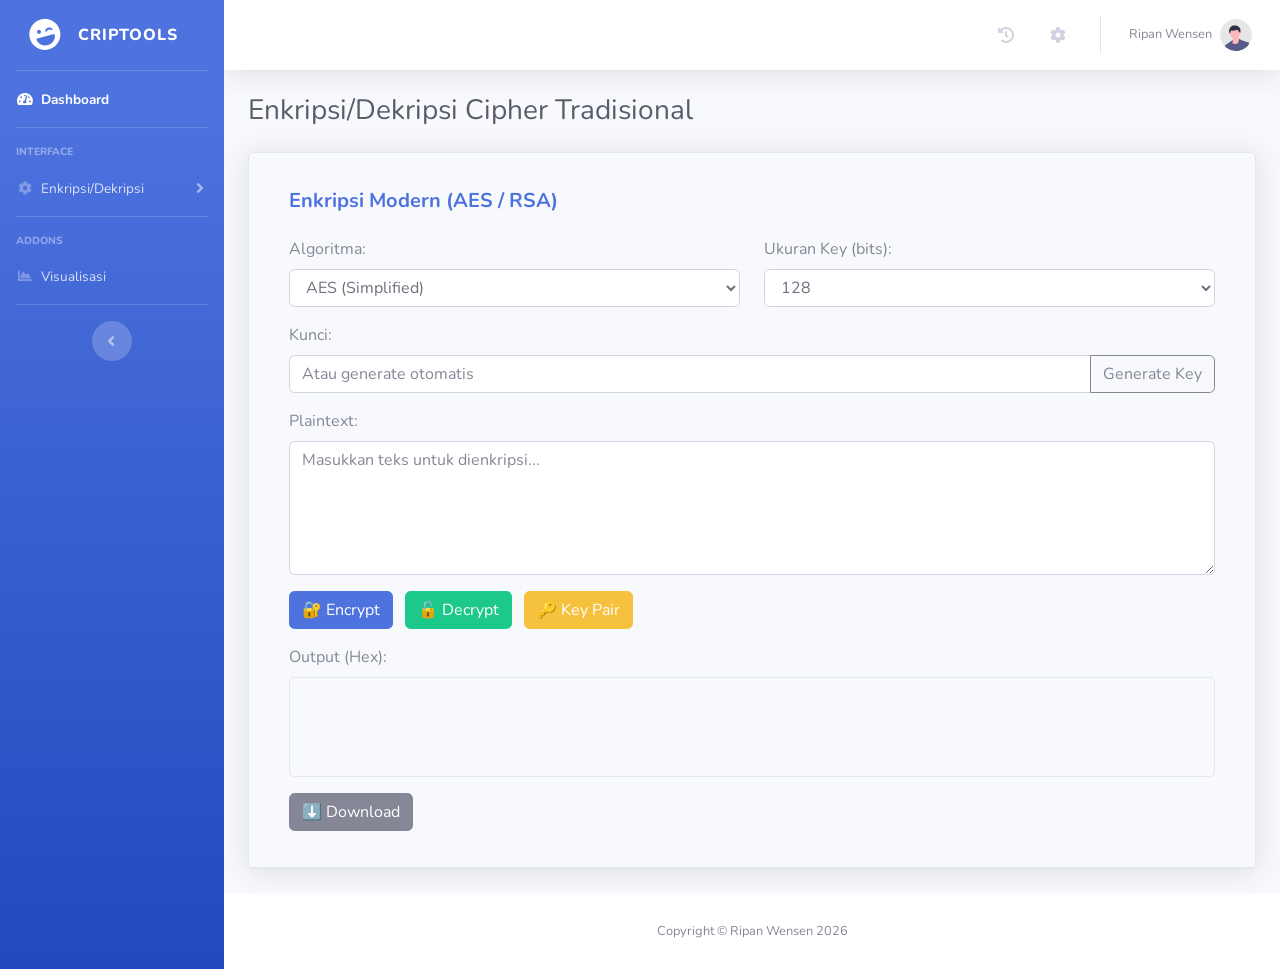
<file: modern.html>
<!doctype html>
<html lang="en">
  <head>
    <meta charset="utf-8" />
    <meta http-equiv="X-UA-Compatible" content="IE=edge" />
    <meta
      name="viewport"
      content="width=device-width, initial-scale=1, shrink-to-fit=no"
    />
    <meta name="description" content="" />
    <meta name="author" content="" />

    <title>Criptools - Dashboard</title>

    <!-- Custom fonts for this template-->
    <link
      href="vendor/fontawesome-free/css/all.min.css"
      rel="stylesheet"
      type="text/css"
    />
    <link
      href="https://fonts.googleapis.com/css?family=Nunito:200,200i,300,300i,400,400i,600,600i,700,700i,800,800i,900,900i"
      rel="stylesheet"
    />

    <!-- Custom styles for this template-->
    <link href="css/sb-admin-2.min.css" rel="stylesheet" />

    <style>
      .custom-modal {
        display: none;
        position: fixed;
        top: 0;
        left: 0;
        width: 100%;
        height: 100%;
        background-color: rgba(0, 0, 0, 0.5);
        z-index: 1050;
        align-items: center;
        justify-content: center;
      }

      .custom-modal .modal-content {
        background: #ffffff;
        border-radius: 0.35rem;
        max-width: 720px;
        width: 92%;
        max-height: 85vh;
        overflow: hidden;
        display: flex;
        flex-direction: column;
        box-shadow: 0 0.5rem 1rem rgba(0, 0, 0, 0.15);
      }

      .custom-modal .modal-header,
      .custom-modal .modal-footer {
        padding: 1rem 1.25rem;
        border-bottom: 1px solid #e3e6f0;
      }

      .custom-modal .modal-footer {
        border-top: 1px solid #e3e6f0;
        border-bottom: none;
        justify-content: flex-end;
      }

      .custom-modal .modal-body {
        padding: 1rem 1.25rem;
        overflow: auto;
      }

      .custom-modal .modal-close {
        background: transparent;
        border: 0;
        font-size: 1.5rem;
        color: #858796;
      }

      .history-table {
        width: 100%;
        border-collapse: collapse;
      }

      .history-table th,
      .history-table td {
        padding: 0.5rem 0.75rem;
        border-bottom: 1px solid #e3e6f0;
        vertical-align: top;
        font-size: 0.9rem;
      }

      .history-table th {
        background-color: #f8f9fc;
        font-weight: 600;
        color: #4e73df;
      }

      .history-table .favorite-btn,
      .history-table .delete-btn {
        border: 0;
        background: transparent;
        cursor: pointer;
      }

      .no-data {
        text-align: center;
        padding: 1.5rem;
        color: #858796;
      }
    </style>
  </head>

  <body id="page-top">
    <!-- Page Wrapper -->
    <div id="wrapper">
      <!-- Sidebar -->
      <ul
        class="navbar-nav bg-gradient-primary sidebar sidebar-dark accordion"
        id="accordionSidebar"
      >
        <!-- Sidebar - Brand -->
        <a
          class="sidebar-brand d-flex align-items-center justify-content-center"
          href="index.html"
        >
          <div class="sidebar-brand-icon rotate-n-15">
            <i class="fas fa-laugh-wink"></i>
          </div>
          <div class="sidebar-brand-text mx-3">Criptools</div>
        </a>

        <!-- Divider -->
        <hr class="sidebar-divider my-0" />

        <!-- Nav Item - Dashboard -->
        <li class="nav-item active">
          <a class="nav-link" href="index.html">
            <i class="fas fa-fw fa-tachometer-alt"></i>
            <span>Dashboard</span></a
          >
        </li>

        <!-- Divider -->
        <hr class="sidebar-divider" />

        <!-- Heading -->
        <div class="sidebar-heading">Interface</div>

        <!-- Nav Item - Pages Collapse Menu -->
        <li class="nav-item">
          <a
            class="nav-link collapsed"
            href="#"
            data-toggle="collapse"
            data-target="#collapseTwo"
            aria-expanded="true"
            aria-controls="collapseTwo"
          >
            <i class="fas fa-fw fa-cog"></i>
            <span>Enkripsi/Dekripsi</span>
          </a>
          <div
            id="collapseTwo"
            class="collapse"
            aria-labelledby="headingTwo"
            data-parent="#accordionSidebar"
          >
            <div class="bg-white py-2 collapse-inner rounded">
              <h6 class="collapse-header">Custom Components:</h6>
              <a class="collapse-item" href="dasar.html">Dasar</a>
              <a class="collapse-item" href="modern.html">Modern</a>
              <a class="collapse-item" href="upload.html">Upload File</a>
              <a class="collapse-item" href="realtime.html">Real Time</a>
            </div>
          </div>
        </li>

        <!-- Divider -->
        <hr class="sidebar-divider" />

        <!-- Heading -->
        <div class="sidebar-heading">Addons</div>

        <!-- Nav Item - Charts -->
        <li class="nav-item">
          <a class="nav-link" href="visual.html">
            <i class="fas fa-fw fa-chart-area"></i>
            <span>Visualisasi</span></a
          >
        </li>

        <!-- Nav Item - Tables -->
        <!-- <li class="nav-item">
          <a class="nav-link" href="tables.html">
            <i class="fas fa-fw fa-table"></i>
            <span>Tables</span></a
          >
        </li> -->

        <!-- Divider -->
        <hr class="sidebar-divider d-none d-md-block" />

        <!-- Sidebar Toggler (Sidebar) -->
        <div class="text-center d-none d-md-inline">
          <button class="rounded-circle border-0" id="sidebarToggle"></button>
        </div>
      </ul>
      <!-- End of Sidebar -->

      <!-- Content Wrapper -->
      <div id="content-wrapper" class="d-flex flex-column">
        <!-- Main Content -->
        <div id="content">
          <!-- Topbar -->
          <nav
            class="navbar navbar-expand navbar-light bg-white topbar mb-4 static-top shadow"
          >
            <!-- Sidebar Toggle (Topbar) -->
            <button
              id="sidebarToggleTop"
              class="btn btn-link d-md-none rounded-circle mr-3"
            >
              <i class="fa fa-bars"></i>
            </button>

            <!-- Topbar Navbar -->
            <ul class="navbar-nav ml-auto">
              <!-- Nav Item - Search Dropdown (Visible Only XS) -->
              <li class="nav-item dropdown no-arrow d-sm-none">
                <a
                  class="nav-link dropdown-toggle"
                  href="#"
                  id="searchDropdown"
                  role="button"
                  data-toggle="dropdown"
                  aria-haspopup="true"
                  aria-expanded="false"
                >
                  <i class="fas fa-search fa-fw"></i>
                </a>
                <!-- Dropdown - Messages -->
                <div
                  class="dropdown-menu dropdown-menu-right p-3 shadow animated--grow-in"
                  aria-labelledby="searchDropdown"
                >
                  <form class="form-inline mr-auto w-100 navbar-search">
                    <div class="input-group">
                      <input
                        type="text"
                        class="form-control bg-light border-0 small"
                        placeholder="Search for..."
                        aria-label="Search"
                        aria-describedby="basic-addon2"
                      />
                      <div class="input-group-append">
                        <button class="btn btn-primary" type="button">
                          <i class="fas fa-search fa-sm"></i>
                        </button>
                      </div>
                    </div>
                  </form>
                </div>
              </li>

              <!-- Nav Item - History -->
              <li class="nav-item no-arrow mx-1">
                <a
                  class="nav-link"
                  href="#"
                  title="History"
                  onclick="
                    showHistoryModal();
                    return false;
                  "
                >
                  <i class="fas fa-history fa-fw"></i>
                </a>
              </li>

              <!-- Nav Item - Settings -->
              <li class="nav-item no-arrow mx-1">
                <a
                  class="nav-link"
                  href="#"
                  title="Pengaturan"
                  onclick="
                    showSettingsModal();
                    return false;
                  "
                >
                  <i class="fas fa-cog fa-fw"></i>
                </a>
              </li>

              <div class="topbar-divider d-none d-sm-block"></div>

              <!-- Nav Item - User Information -->
              <li class="nav-item dropdown no-arrow">
                <a
                  class="nav-link dropdown-toggle"
                  href="#"
                  id="userDropdown"
                  role="button"
                  data-toggle="dropdown"
                  aria-haspopup="true"
                  aria-expanded="false"
                >
                  <span class="mr-2 d-none d-lg-inline text-gray-600 small"
                    >Ripan Wensen</span
                  >
                  <img
                    class="img-profile rounded-circle"
                    src="img/undraw_profile.svg"
                  />
                </a>
              </li>
            </ul>
          </nav>
          <!-- End of Topbar -->

          <!-- Begin Page Content -->
          <div class="container-fluid">
            <!-- Page Heading -->
            <div
              class="d-sm-flex align-items-center justify-content-between mb-4"
            >
              <h1 class="h3 mb-0 text-gray-800">
                Enkripsi/Dekripsi Cipher Tradisional
              </h1>
            </div>

            <!-- Content Row -->

            <div class="row">
              <!-- Area Chart -->
              <div class="col-xl-12">
                <div class="card shadow mb-4">
                  <!-- Card Header - Dropdown -->
                  <div
                    class="card-header py-3 d-flex flex-column justify-content-between"
                  >
                    <div class="card-body">
                      <div id="advanced-encrypt">
                        <h5 class="mb-4 text-primary font-weight-bold">
                          Enkripsi Modern (AES / RSA)
                        </h5>

                        <!-- Row 1 -->
                        <div class="row mb-3">
                          <div class="col-md-6">
                            <label>Algoritma:</label>
                            <select id="modernAlgorithm" class="form-control">
                              <option value="aes">AES (Simplified)</option>
                              <option value="rsa">RSA (Simplified)</option>
                              <option value="xor">XOR Stream</option>
                              <option value="substitution">
                                Advanced Substitution
                              </option>
                            </select>
                          </div>

                          <div class="col-md-6">
                            <label>Ukuran Key (bits):</label>
                            <select id="keySize" class="form-control">
                              <option value="128">128</option>
                              <option value="256">256</option>
                              <option value="512">512</option>
                            </select>
                          </div>
                        </div>

                        <!-- Key -->
                        <div class="mb-3">
                          <label>Kunci:</label>
                          <div class="input-group">
                            <input
                              type="text"
                              id="modernKey"
                              class="form-control"
                              placeholder="Atau generate otomatis"
                            />
                            <div class="input-group-append">
                              <button
                                class="btn btn-outline-secondary"
                                onclick="generateModernKey()"
                              >
                                Generate Key
                              </button>
                            </div>
                          </div>
                        </div>

                        <!-- Input -->
                        <div class="mb-3">
                          <label>Plaintext:</label>
                          <textarea
                            id="modernInput"
                            class="form-control"
                            rows="5"
                            placeholder="Masukkan teks untuk dienkripsi..."
                          ></textarea>
                        </div>

                        <!-- Buttons -->
                        <div class="mb-3">
                          <button
                            class="btn btn-primary mr-2"
                            onclick="encryptModern()"
                          >
                            🔐 Encrypt
                          </button>
                          <button
                            class="btn btn-success mr-2"
                            onclick="decryptModern()"
                          >
                            🔓 Decrypt
                          </button>
                          <button
                            class="btn btn-warning"
                            onclick="showKeyPair()"
                          >
                            🔑 Key Pair
                          </button>
                        </div>

                        <!-- Output -->
                        <div class="mb-3">
                          <label>Output (Hex):</label>
                          <div
                            class="border rounded p-3 bg-light"
                            id="modernOutput"
                            style="min-height: 100px"
                          ></div>
                        </div>

                        <button
                          class="btn btn-secondary"
                          onclick="downloadOutput('modern')"
                        >
                          ⬇️ Download
                        </button>
                      </div>
                    </div>
                  </div>
                  <!-- Card Body -->
                </div>
              </div>
            </div>
          </div>
          <!-- /.container-fluid -->
        </div>
        <!-- End of Main Content -->

        <!-- Footer -->
        <footer class="sticky-footer bg-white">
          <div class="container my-auto">
            <div class="copyright text-center my-auto">
              <span>Copyright &copy; Ripan Wensen 2026</span>
            </div>
          </div>
        </footer>
        <!-- End of Footer -->
      </div>
      <!-- End of Content Wrapper -->
    </div>
    <!-- End of Page Wrapper -->

    <!-- Scroll to Top Button-->
    <a class="scroll-to-top rounded" href="#page-top">
      <i class="fas fa-angle-up"></i>
    </a>

    <!-- Logout Modal-->
    <div
      class="modal fade"
      id="logoutModal"
      tabindex="-1"
      role="dialog"
      aria-labelledby="exampleModalLabel"
      aria-hidden="true"
    >
      <div class="modal-dialog" role="document">
        <div class="modal-content">
          <div class="modal-header">
            <h5 class="modal-title" id="exampleModalLabel">Ready to Leave?</h5>
            <button
              class="close"
              type="button"
              data-dismiss="modal"
              aria-label="Close"
            >
              <span aria-hidden="true">×</span>
            </button>
          </div>
          <div class="modal-body">
            Select "Logout" below if you are ready to end your current session.
          </div>
          <div class="modal-footer">
            <button
              class="btn btn-secondary"
              type="button"
              data-dismiss="modal"
            >
              Cancel
            </button>
            <a class="btn btn-primary" href="login.html">Logout</a>
          </div>
        </div>
      </div>
    </div>

    <!-- Bootstrap core JavaScript-->
    <script src="vendor/jquery/jquery.min.js"></script>
    <script src="vendor/bootstrap/js/bootstrap.bundle.min.js"></script>

    <!-- Core plugin JavaScript-->
    <script src="vendor/jquery-easing/jquery.easing.min.js"></script>

    <!-- Custom scripts for all pages-->
    <script src="js/sb-admin-2.min.js"></script>

    <!-- Page level plugins -->
    <script src="vendor/chart.js/Chart.min.js"></script>

    <!-- Page level custom scripts -->
    <script src="js/demo/chart-area-demo.js"></script>
    <script src="js/demo/chart-pie-demo.js"></script>

    <!-- Scripts -->
    <script src="crypto-algorithms.js"></script>
    <script src="utils.js"></script>
    <script src="visualization.js"></script>
    <script src="script.js"></script>
  </body>
</html>
</file>
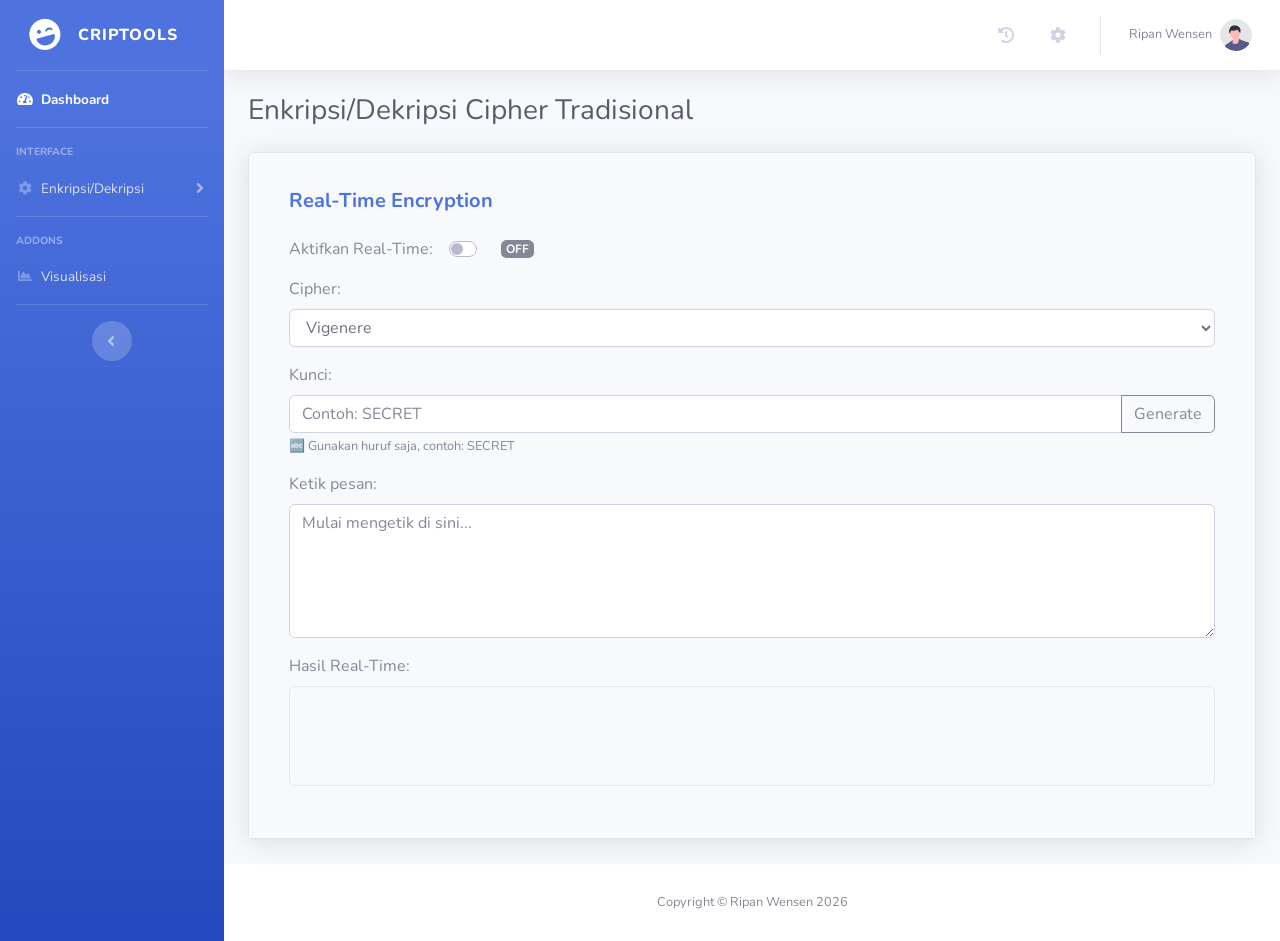
<file: realtime.html>
<!doctype html>
<html lang="en">
  <head>
    <meta charset="utf-8" />
    <meta http-equiv="X-UA-Compatible" content="IE=edge" />
    <meta
      name="viewport"
      content="width=device-width, initial-scale=1, shrink-to-fit=no"
    />
    <meta name="description" content="" />
    <meta name="author" content="" />

    <title>Criptools - Dashboard</title>

    <!-- Custom fonts for this template-->
    <link
      href="vendor/fontawesome-free/css/all.min.css"
      rel="stylesheet"
      type="text/css"
    />
    <link
      href="https://fonts.googleapis.com/css?family=Nunito:200,200i,300,300i,400,400i,600,600i,700,700i,800,800i,900,900i"
      rel="stylesheet"
    />

    <!-- Custom styles for this template-->
    <link href="css/sb-admin-2.min.css" rel="stylesheet" />

    <style>
      .custom-modal {
        display: none;
        position: fixed;
        top: 0;
        left: 0;
        width: 100%;
        height: 100%;
        background-color: rgba(0, 0, 0, 0.5);
        z-index: 1050;
        align-items: center;
        justify-content: center;
      }

      .custom-modal .modal-content {
        background: #ffffff;
        border-radius: 0.35rem;
        max-width: 720px;
        width: 92%;
        max-height: 85vh;
        overflow: hidden;
        display: flex;
        flex-direction: column;
        box-shadow: 0 0.5rem 1rem rgba(0, 0, 0, 0.15);
      }

      .custom-modal .modal-header,
      .custom-modal .modal-footer {
        padding: 1rem 1.25rem;
        border-bottom: 1px solid #e3e6f0;
      }

      .custom-modal .modal-footer {
        border-top: 1px solid #e3e6f0;
        border-bottom: none;
        justify-content: flex-end;
      }

      .custom-modal .modal-body {
        padding: 1rem 1.25rem;
        overflow: auto;
      }

      .custom-modal .modal-close {
        background: transparent;
        border: 0;
        font-size: 1.5rem;
        color: #858796;
      }

      .history-table {
        width: 100%;
        border-collapse: collapse;
      }

      .history-table th,
      .history-table td {
        padding: 0.5rem 0.75rem;
        border-bottom: 1px solid #e3e6f0;
        vertical-align: top;
        font-size: 0.9rem;
      }

      .history-table th {
        background-color: #f8f9fc;
        font-weight: 600;
        color: #4e73df;
      }

      .history-table .favorite-btn,
      .history-table .delete-btn {
        border: 0;
        background: transparent;
        cursor: pointer;
      }

      .no-data {
        text-align: center;
        padding: 1.5rem;
        color: #858796;
      }
    </style>
  </head>

  <body id="page-top">
    <!-- Page Wrapper -->
    <div id="wrapper">
      <!-- Sidebar -->
      <ul
        class="navbar-nav bg-gradient-primary sidebar sidebar-dark accordion"
        id="accordionSidebar"
      >
        <!-- Sidebar - Brand -->
        <a
          class="sidebar-brand d-flex align-items-center justify-content-center"
          href="index.html"
        >
          <div class="sidebar-brand-icon rotate-n-15">
            <i class="fas fa-laugh-wink"></i>
          </div>
          <div class="sidebar-brand-text mx-3">Criptools</div>
        </a>

        <!-- Divider -->
        <hr class="sidebar-divider my-0" />

        <!-- Nav Item - Dashboard -->
        <li class="nav-item active">
          <a class="nav-link" href="index.html">
            <i class="fas fa-fw fa-tachometer-alt"></i>
            <span>Dashboard</span></a
          >
        </li>

        <!-- Divider -->
        <hr class="sidebar-divider" />

        <!-- Heading -->
        <div class="sidebar-heading">Interface</div>

        <!-- Nav Item - Pages Collapse Menu -->
        <li class="nav-item">
          <a
            class="nav-link collapsed"
            href="#"
            data-toggle="collapse"
            data-target="#collapseTwo"
            aria-expanded="true"
            aria-controls="collapseTwo"
          >
            <i class="fas fa-fw fa-cog"></i>
            <span>Enkripsi/Dekripsi</span>
          </a>
          <div
            id="collapseTwo"
            class="collapse"
            aria-labelledby="headingTwo"
            data-parent="#accordionSidebar"
          >
            <div class="bg-white py-2 collapse-inner rounded">
              <h6 class="collapse-header">Custom Components:</h6>
              <a class="collapse-item" href="dasar.html">Dasar</a>
              <a class="collapse-item" href="modern.html">Modern</a>
              <a class="collapse-item" href="upload.html">Upload File</a>
              <a class="collapse-item" href="realtime.html">Real Time</a>
            </div>
          </div>
        </li>

        <!-- Divider -->
        <hr class="sidebar-divider" />

        <!-- Heading -->
        <div class="sidebar-heading">Addons</div>

        <!-- Nav Item - Charts -->
        <li class="nav-item">
          <a class="nav-link" href="visual.html">
            <i class="fas fa-fw fa-chart-area"></i>
            <span>Visualisasi</span></a
          >
        </li>

        <!-- Nav Item - Tables -->
        <!-- <li class="nav-item">
          <a class="nav-link" href="tables.html">
            <i class="fas fa-fw fa-table"></i>
            <span>Tables</span></a
          >
        </li> -->

        <!-- Divider -->
        <hr class="sidebar-divider d-none d-md-block" />

        <!-- Sidebar Toggler (Sidebar) -->
        <div class="text-center d-none d-md-inline">
          <button class="rounded-circle border-0" id="sidebarToggle"></button>
        </div>
      </ul>
      <!-- End of Sidebar -->

      <!-- Content Wrapper -->
      <div id="content-wrapper" class="d-flex flex-column">
        <!-- Main Content -->
        <div id="content">
          <!-- Topbar -->
          <nav
            class="navbar navbar-expand navbar-light bg-white topbar mb-4 static-top shadow"
          >
            <!-- Sidebar Toggle (Topbar) -->
            <button
              id="sidebarToggleTop"
              class="btn btn-link d-md-none rounded-circle mr-3"
            >
              <i class="fa fa-bars"></i>
            </button>

            <!-- Topbar Navbar -->
            <ul class="navbar-nav ml-auto">
              <!-- Nav Item - Search Dropdown (Visible Only XS) -->
              <li class="nav-item dropdown no-arrow d-sm-none">
                <a
                  class="nav-link dropdown-toggle"
                  href="#"
                  id="searchDropdown"
                  role="button"
                  data-toggle="dropdown"
                  aria-haspopup="true"
                  aria-expanded="false"
                >
                  <i class="fas fa-search fa-fw"></i>
                </a>
                <!-- Dropdown - Messages -->
                <div
                  class="dropdown-menu dropdown-menu-right p-3 shadow animated--grow-in"
                  aria-labelledby="searchDropdown"
                >
                  <form class="form-inline mr-auto w-100 navbar-search">
                    <div class="input-group">
                      <input
                        type="text"
                        class="form-control bg-light border-0 small"
                        placeholder="Search for..."
                        aria-label="Search"
                        aria-describedby="basic-addon2"
                      />
                      <div class="input-group-append">
                        <button class="btn btn-primary" type="button">
                          <i class="fas fa-search fa-sm"></i>
                        </button>
                      </div>
                    </div>
                  </form>
                </div>
              </li>

              <!-- Nav Item - History -->
              <li class="nav-item no-arrow mx-1">
                <a
                  class="nav-link"
                  href="#"
                  title="History"
                  onclick="
                    showHistoryModal();
                    return false;
                  "
                >
                  <i class="fas fa-history fa-fw"></i>
                </a>
              </li>

              <!-- Nav Item - Settings -->
              <li class="nav-item no-arrow mx-1">
                <a
                  class="nav-link"
                  href="#"
                  title="Pengaturan"
                  onclick="
                    showSettingsModal();
                    return false;
                  "
                >
                  <i class="fas fa-cog fa-fw"></i>
                </a>
              </li>

              <div class="topbar-divider d-none d-sm-block"></div>

              <!-- Nav Item - User Information -->
              <li class="nav-item dropdown no-arrow">
                <a
                  class="nav-link dropdown-toggle"
                  href="#"
                  id="userDropdown"
                  role="button"
                  data-toggle="dropdown"
                  aria-haspopup="true"
                  aria-expanded="false"
                >
                  <span class="mr-2 d-none d-lg-inline text-gray-600 small"
                    >Ripan Wensen</span
                  >
                  <img
                    class="img-profile rounded-circle"
                    src="img/undraw_profile.svg"
                  />
                </a>
              </li>
            </ul>
          </nav>
          <!-- End of Topbar -->

          <!-- Begin Page Content -->
          <div class="container-fluid">
            <!-- Page Heading -->
            <div
              class="d-sm-flex align-items-center justify-content-between mb-4"
            >
              <h1 class="h3 mb-0 text-gray-800">
                Enkripsi/Dekripsi Cipher Tradisional
              </h1>
            </div>

            <!-- Content Row -->

            <div class="row">
              <!-- Area Chart -->
              <div class="col-xl-12">
                <div class="card shadow mb-4">
                  <!-- Card Header - Dropdown -->
                  <div
                    class="card-header py-3 d-flex flex-column justify-content-between"
                  >
                    <div class="card-body">
                      <div id="realtime-encrypt">
                        <h5 class="mb-4 text-primary font-weight-bold">
                          Real-Time Encryption
                        </h5>

                        <!-- Toggle -->
                        <div class="mb-3 d-flex align-items-center">
                          <label class="mr-3 mb-0">Aktifkan Real-Time:</label>

                          <div class="custom-control custom-switch">
                            <input
                              type="checkbox"
                              class="custom-control-input"
                              id="realtimeToggle"
                              onchange="toggleRealtimeMode()"
                            />
                            <label
                              class="custom-control-label"
                              for="realtimeToggle"
                            ></label>
                          </div>

                          <span
                            id="realtimeStatus"
                            class="badge badge-secondary ml-3"
                          >
                            OFF
                          </span>
                        </div>

                        <!-- Cipher -->
                        <div class="mb-3">
                          <label>Cipher:</label>
                          <select id="realtimeCipher" class="form-control">
                            <option value="vigenere">Vigenere</option>
                            <option value="affine">Affine</option>
                            <option value="substitution">Substitution</option>
                          </select>
                        </div>

                        <!-- Key -->
                        <div class="mb-3">
                          <label>Kunci:</label>
                          <div class="input-group">
                            <input
                              type="text"
                              id="realtimeKey"
                              class="form-control"
                              placeholder="Kunci untuk real-time encryption"
                              oninput="updateRealtime()"
                            />
                            <div class="input-group-append">
                              <button
                                class="btn btn-outline-secondary"
                                onclick="generateRealtimeKey()"
                              >
                                Generate
                              </button>
                            </div>
                          </div>
                          <small
                            id="realtimeKeyHint"
                            class="form-text text-muted"
                          ></small>
                        </div>

                        <!-- Input -->
                        <div class="mb-3">
                          <label>Ketik pesan:</label>
                          <textarea
                            id="realtimeInput"
                            class="form-control"
                            rows="5"
                            placeholder="Mulai mengetik di sini..."
                            oninput="updateRealtime()"
                          ></textarea>
                        </div>

                        <!-- Output -->
                        <div class="mb-3">
                          <label>Hasil Real-Time:</label>
                          <div
                            id="realtimeOutput"
                            class="border rounded p-3 bg-light"
                            style="min-height: 100px"
                          ></div>
                        </div>
                      </div>
                    </div>
                  </div>
                  <!-- Card Body -->
                </div>
              </div>
            </div>
          </div>
          <!-- /.container-fluid -->
        </div>
        <!-- End of Main Content -->

        <!-- Footer -->
        <footer class="sticky-footer bg-white">
          <div class="container my-auto">
            <div class="copyright text-center my-auto">
              <span>Copyright &copy; Ripan Wensen 2026</span>
            </div>
          </div>
        </footer>
        <!-- End of Footer -->
      </div>
      <!-- End of Content Wrapper -->
    </div>
    <!-- End of Page Wrapper -->

    <!-- Scroll to Top Button-->
    <a class="scroll-to-top rounded" href="#page-top">
      <i class="fas fa-angle-up"></i>
    </a>

    <!-- Logout Modal-->
    <div
      class="modal fade"
      id="logoutModal"
      tabindex="-1"
      role="dialog"
      aria-labelledby="exampleModalLabel"
      aria-hidden="true"
    >
      <div class="modal-dialog" role="document">
        <div class="modal-content">
          <div class="modal-header">
            <h5 class="modal-title" id="exampleModalLabel">Ready to Leave?</h5>
            <button
              class="close"
              type="button"
              data-dismiss="modal"
              aria-label="Close"
            >
              <span aria-hidden="true">×</span>
            </button>
          </div>
          <div class="modal-body">
            Select "Logout" below if you are ready to end your current session.
          </div>
          <div class="modal-footer">
            <button
              class="btn btn-secondary"
              type="button"
              data-dismiss="modal"
            >
              Cancel
            </button>
            <a class="btn btn-primary" href="login.html">Logout</a>
          </div>
        </div>
      </div>
    </div>

    <!-- Bootstrap core JavaScript-->
    <script src="vendor/jquery/jquery.min.js"></script>
    <script src="vendor/bootstrap/js/bootstrap.bundle.min.js"></script>

    <!-- Core plugin JavaScript-->
    <script src="vendor/jquery-easing/jquery.easing.min.js"></script>

    <!-- Custom scripts for all pages-->
    <script src="js/sb-admin-2.min.js"></script>

    <!-- Page level plugins -->
    <script src="vendor/chart.js/Chart.min.js"></script>

    <!-- Page level custom scripts -->
    <script src="js/demo/chart-area-demo.js"></script>
    <script src="js/demo/chart-pie-demo.js"></script>

    <!-- Scripts -->
    <script src="crypto-algorithms.js"></script>
    <script src="utils.js"></script>
    <script src="visualization.js"></script>
    <script src="script.js"></script>
  </body>
</html>
</file>
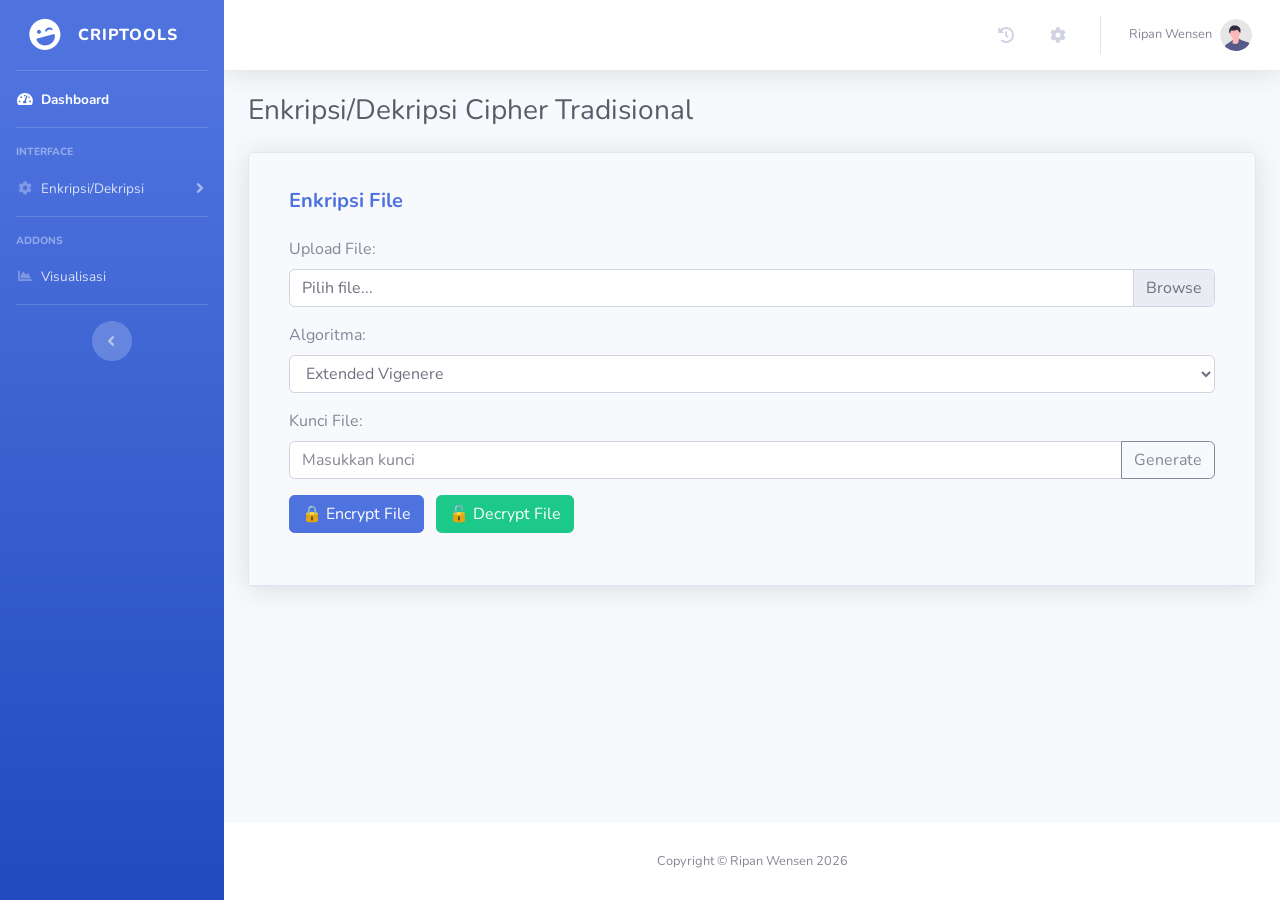
<file: upload.html>
<!doctype html>
<html lang="en">
  <head>
    <meta charset="utf-8" />
    <meta http-equiv="X-UA-Compatible" content="IE=edge" />
    <meta
      name="viewport"
      content="width=device-width, initial-scale=1, shrink-to-fit=no"
    />
    <meta name="description" content="" />
    <meta name="author" content="" />

    <title>Criptools - Dashboard</title>

    <!-- Custom fonts for this template-->
    <link
      href="vendor/fontawesome-free/css/all.min.css"
      rel="stylesheet"
      type="text/css"
    />
    <link
      href="https://fonts.googleapis.com/css?family=Nunito:200,200i,300,300i,400,400i,600,600i,700,700i,800,800i,900,900i"
      rel="stylesheet"
    />

    <!-- Custom styles for this template-->
    <link href="css/sb-admin-2.min.css" rel="stylesheet" />

    <style>
      .custom-modal {
        display: none;
        position: fixed;
        top: 0;
        left: 0;
        width: 100%;
        height: 100%;
        background-color: rgba(0, 0, 0, 0.5);
        z-index: 1050;
        align-items: center;
        justify-content: center;
      }

      .custom-modal .modal-content {
        background: #ffffff;
        border-radius: 0.35rem;
        max-width: 720px;
        width: 92%;
        max-height: 85vh;
        overflow: hidden;
        display: flex;
        flex-direction: column;
        box-shadow: 0 0.5rem 1rem rgba(0, 0, 0, 0.15);
      }

      .custom-modal .modal-header,
      .custom-modal .modal-footer {
        padding: 1rem 1.25rem;
        border-bottom: 1px solid #e3e6f0;
      }

      .custom-modal .modal-footer {
        border-top: 1px solid #e3e6f0;
        border-bottom: none;
        justify-content: flex-end;
      }

      .custom-modal .modal-body {
        padding: 1rem 1.25rem;
        overflow: auto;
      }

      .custom-modal .modal-close {
        background: transparent;
        border: 0;
        font-size: 1.5rem;
        color: #858796;
      }

      .history-table {
        width: 100%;
        border-collapse: collapse;
      }

      .history-table th,
      .history-table td {
        padding: 0.5rem 0.75rem;
        border-bottom: 1px solid #e3e6f0;
        vertical-align: top;
        font-size: 0.9rem;
      }

      .history-table th {
        background-color: #f8f9fc;
        font-weight: 600;
        color: #4e73df;
      }

      .history-table .favorite-btn,
      .history-table .delete-btn {
        border: 0;
        background: transparent;
        cursor: pointer;
      }

      .no-data {
        text-align: center;
        padding: 1.5rem;
        color: #858796;
      }
    </style>
  </head>

  <body id="page-top">
    <!-- Page Wrapper -->
    <div id="wrapper">
      <!-- Sidebar -->
      <ul
        class="navbar-nav bg-gradient-primary sidebar sidebar-dark accordion"
        id="accordionSidebar"
      >
        <!-- Sidebar - Brand -->
        <a
          class="sidebar-brand d-flex align-items-center justify-content-center"
          href="index.html"
        >
          <div class="sidebar-brand-icon rotate-n-15">
            <i class="fas fa-laugh-wink"></i>
          </div>
          <div class="sidebar-brand-text mx-3">Criptools</div>
        </a>

        <!-- Divider -->
        <hr class="sidebar-divider my-0" />

        <!-- Nav Item - Dashboard -->
        <li class="nav-item active">
          <a class="nav-link" href="index.html">
            <i class="fas fa-fw fa-tachometer-alt"></i>
            <span>Dashboard</span></a
          >
        </li>

        <!-- Divider -->
        <hr class="sidebar-divider" />

        <!-- Heading -->
        <div class="sidebar-heading">Interface</div>

        <!-- Nav Item - Pages Collapse Menu -->
        <li class="nav-item">
          <a
            class="nav-link collapsed"
            href="#"
            data-toggle="collapse"
            data-target="#collapseTwo"
            aria-expanded="true"
            aria-controls="collapseTwo"
          >
            <i class="fas fa-fw fa-cog"></i>
            <span>Enkripsi/Dekripsi</span>
          </a>
          <div
            id="collapseTwo"
            class="collapse"
            aria-labelledby="headingTwo"
            data-parent="#accordionSidebar"
          >
            <div class="bg-white py-2 collapse-inner rounded">
              <h6 class="collapse-header">Custom Components:</h6>
              <a class="collapse-item" href="dasar.html">Dasar</a>
              <a class="collapse-item" href="modern.html">Modern</a>
              <a class="collapse-item" href="upload.html">Upload File</a>
              <a class="collapse-item" href="realtime.html">Real Time</a>
            </div>
          </div>
        </li>

        <!-- Divider -->
        <hr class="sidebar-divider" />

        <!-- Heading -->
        <div class="sidebar-heading">Addons</div>

        <!-- Nav Item - Charts -->
        <li class="nav-item">
          <a class="nav-link" href="visual.html">
            <i class="fas fa-fw fa-chart-area"></i>
            <span>Visualisasi</span></a
          >
        </li>

        <!-- Nav Item - Tables -->
        <!-- <li class="nav-item">
          <a class="nav-link" href="tables.html">
            <i class="fas fa-fw fa-table"></i>
            <span>Tables</span></a
          >
        </li> -->

        <!-- Divider -->
        <hr class="sidebar-divider d-none d-md-block" />

        <!-- Sidebar Toggler (Sidebar) -->
        <div class="text-center d-none d-md-inline">
          <button class="rounded-circle border-0" id="sidebarToggle"></button>
        </div>
      </ul>
      <!-- End of Sidebar -->

      <!-- Content Wrapper -->
      <div id="content-wrapper" class="d-flex flex-column">
        <!-- Main Content -->
        <div id="content">
          <!-- Topbar -->
          <nav
            class="navbar navbar-expand navbar-light bg-white topbar mb-4 static-top shadow"
          >
            <!-- Sidebar Toggle (Topbar) -->
            <button
              id="sidebarToggleTop"
              class="btn btn-link d-md-none rounded-circle mr-3"
            >
              <i class="fa fa-bars"></i>
            </button>

            <!-- Topbar Navbar -->
            <ul class="navbar-nav ml-auto">
              <!-- Nav Item - Search Dropdown (Visible Only XS) -->
              <li class="nav-item dropdown no-arrow d-sm-none">
                <a
                  class="nav-link dropdown-toggle"
                  href="#"
                  id="searchDropdown"
                  role="button"
                  data-toggle="dropdown"
                  aria-haspopup="true"
                  aria-expanded="false"
                >
                  <i class="fas fa-search fa-fw"></i>
                </a>
                <!-- Dropdown - Messages -->
                <div
                  class="dropdown-menu dropdown-menu-right p-3 shadow animated--grow-in"
                  aria-labelledby="searchDropdown"
                >
                  <form class="form-inline mr-auto w-100 navbar-search">
                    <div class="input-group">
                      <input
                        type="text"
                        class="form-control bg-light border-0 small"
                        placeholder="Search for..."
                        aria-label="Search"
                        aria-describedby="basic-addon2"
                      />
                      <div class="input-group-append">
                        <button class="btn btn-primary" type="button">
                          <i class="fas fa-search fa-sm"></i>
                        </button>
                      </div>
                    </div>
                  </form>
                </div>
              </li>

              <!-- Nav Item - History -->
              <li class="nav-item no-arrow mx-1">
                <a
                  class="nav-link"
                  href="#"
                  title="History"
                  onclick="
                    showHistoryModal();
                    return false;
                  "
                >
                  <i class="fas fa-history fa-fw"></i>
                </a>
              </li>

              <!-- Nav Item - Settings -->
              <li class="nav-item no-arrow mx-1">
                <a
                  class="nav-link"
                  href="#"
                  title="Pengaturan"
                  onclick="
                    showSettingsModal();
                    return false;
                  "
                >
                  <i class="fas fa-cog fa-fw"></i>
                </a>
              </li>

              <div class="topbar-divider d-none d-sm-block"></div>

              <!-- Nav Item - User Information -->
              <li class="nav-item dropdown no-arrow">
                <a
                  class="nav-link dropdown-toggle"
                  href="#"
                  id="userDropdown"
                  role="button"
                  data-toggle="dropdown"
                  aria-haspopup="true"
                  aria-expanded="false"
                >
                  <span class="mr-2 d-none d-lg-inline text-gray-600 small"
                    >Ripan Wensen</span
                  >
                  <img
                    class="img-profile rounded-circle"
                    src="img/undraw_profile.svg"
                  />
                </a>
              </li>
            </ul>
          </nav>
          <!-- End of Topbar -->

          <!-- Begin Page Content -->
          <div class="container-fluid">
            <!-- Page Heading -->
            <div
              class="d-sm-flex align-items-center justify-content-between mb-4"
            >
              <h1 class="h3 mb-0 text-gray-800">
                Enkripsi/Dekripsi Cipher Tradisional
              </h1>
            </div>

            <!-- Content Row -->

            <div class="row">
              <!-- Area Chart -->
              <div class="col-xl-12">
                <div class="card shadow mb-4">
                  <!-- Card Header - Dropdown -->
                  <div
                    class="card-header py-3 d-flex flex-column justify-content-between"
                  >
                    <div class="card-body">
                      <div id="file-encrypt">
                        <h5 class="mb-4 text-primary font-weight-bold">
                          Enkripsi File
                        </h5>

                        <!-- Upload -->
                        <div class="mb-3">
                          <label>Upload File:</label>
                          <div class="custom-file">
                            <input
                              type="file"
                              class="custom-file-input"
                              id="fileInput"
                              accept=".txt,.pdf,.doc,.docx,.jpg,.png"
                              onchange="handleFileUpload()"
                            />
                            <label class="custom-file-label" for="fileInput">
                              Pilih file...
                            </label>
                          </div>
                          <small
                            id="fileInfo"
                            class="form-text text-muted"
                          ></small>
                        </div>

                        <!-- Algorithm -->
                        <div class="mb-3">
                          <label>Algoritma:</label>
                          <select id="fileAlgorithm" class="form-control">
                            <option value="extended">Extended Vigenere</option>
                            <option value="aes">AES</option>
                            <option value="xor">XOR Stream</option>
                          </select>
                        </div>

                        <!-- Key -->
                        <div class="mb-3">
                          <label>Kunci File:</label>
                          <div class="input-group">
                            <input
                              type="text"
                              id="fileKey"
                              class="form-control"
                              placeholder="Masukkan kunci"
                            />
                            <div class="input-group-append">
                              <button
                                class="btn btn-outline-secondary"
                                onclick="generateSimpleKey('file')"
                              >
                                Generate
                              </button>
                            </div>
                          </div>
                        </div>

                        <!-- Buttons -->
                        <div class="mb-3">
                          <button
                            class="btn btn-primary mr-2"
                            onclick="encryptFile()"
                          >
                            🔒 Encrypt File
                          </button>
                          <button
                            class="btn btn-success"
                            onclick="decryptFile()"
                          >
                            🔓 Decrypt File
                          </button>
                        </div>
                      </div>
                    </div>
                  </div>
                  <!-- Card Body -->
                </div>
              </div>
            </div>
          </div>
          <!-- /.container-fluid -->
        </div>
        <!-- End of Main Content -->

        <!-- Footer -->
        <footer class="sticky-footer bg-white">
          <div class="container my-auto">
            <div class="copyright text-center my-auto">
              <span>Copyright &copy; Ripan Wensen 2026</span>
            </div>
          </div>
        </footer>
        <!-- End of Footer -->
      </div>
      <!-- End of Content Wrapper -->
    </div>
    <!-- End of Page Wrapper -->

    <!-- Scroll to Top Button-->
    <a class="scroll-to-top rounded" href="#page-top">
      <i class="fas fa-angle-up"></i>
    </a>

    <!-- Logout Modal-->
    <div
      class="modal fade"
      id="logoutModal"
      tabindex="-1"
      role="dialog"
      aria-labelledby="exampleModalLabel"
      aria-hidden="true"
    >
      <div class="modal-dialog" role="document">
        <div class="modal-content">
          <div class="modal-header">
            <h5 class="modal-title" id="exampleModalLabel">Ready to Leave?</h5>
            <button
              class="close"
              type="button"
              data-dismiss="modal"
              aria-label="Close"
            >
              <span aria-hidden="true">×</span>
            </button>
          </div>
          <div class="modal-body">
            Select "Logout" below if you are ready to end your current session.
          </div>
          <div class="modal-footer">
            <button
              class="btn btn-secondary"
              type="button"
              data-dismiss="modal"
            >
              Cancel
            </button>
            <a class="btn btn-primary" href="login.html">Logout</a>
          </div>
        </div>
      </div>
    </div>

    <!-- Bootstrap core JavaScript-->
    <script src="vendor/jquery/jquery.min.js"></script>
    <script src="vendor/bootstrap/js/bootstrap.bundle.min.js"></script>

    <!-- Core plugin JavaScript-->
    <script src="vendor/jquery-easing/jquery.easing.min.js"></script>

    <!-- Custom scripts for all pages-->
    <script src="js/sb-admin-2.min.js"></script>

    <!-- Page level plugins -->
    <script src="vendor/chart.js/Chart.min.js"></script>

    <!-- Page level custom scripts -->
    <script src="js/demo/chart-area-demo.js"></script>
    <script src="js/demo/chart-pie-demo.js"></script>

    <!-- Scripts -->
    <script src="crypto-algorithms.js"></script>
    <script src="utils.js"></script>
    <script src="visualization.js"></script>
    <script src="script.js"></script>
  </body>
</html>
</file>
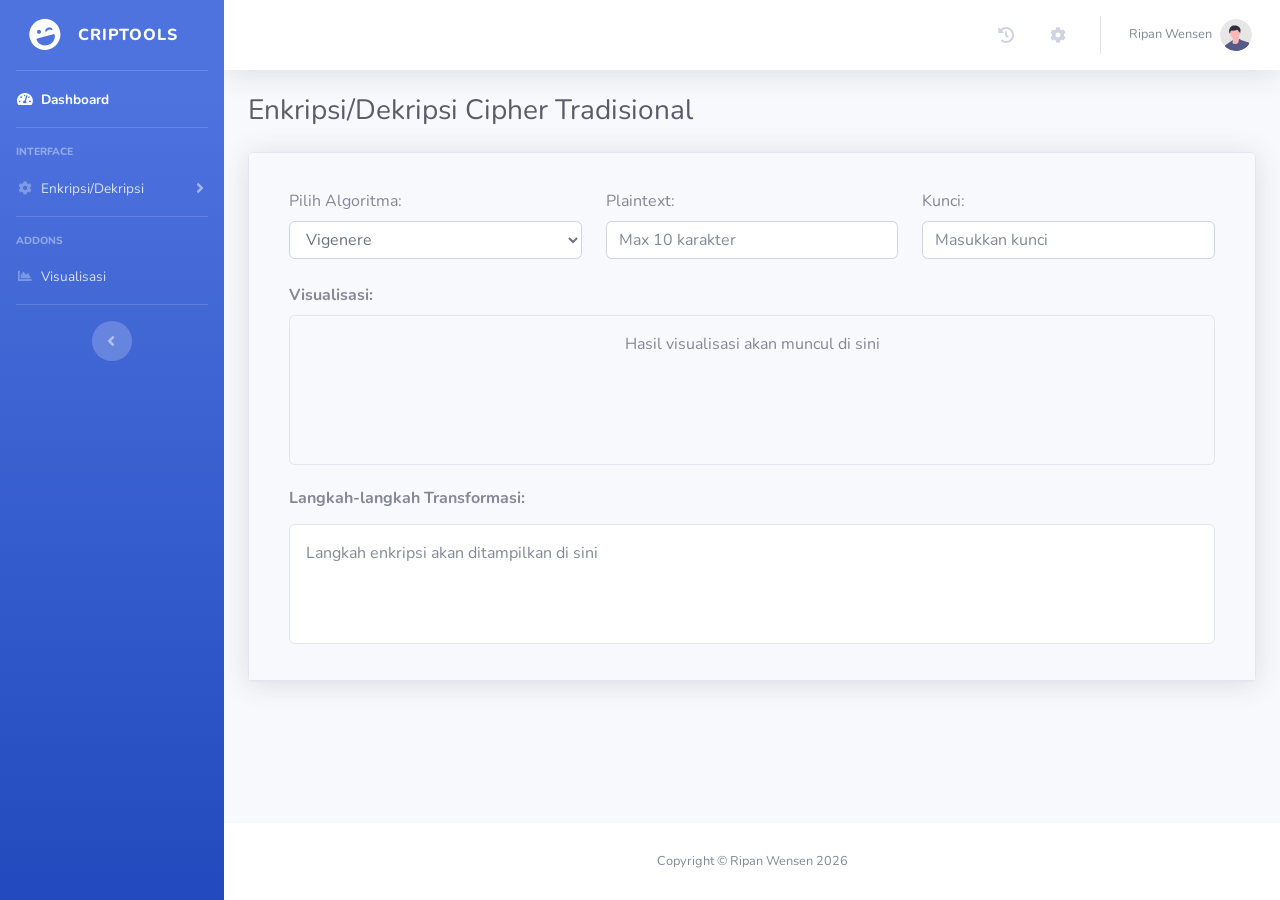
<file: visual.html>
<!doctype html>
<html lang="en">
  <head>
    <meta charset="utf-8" />
    <meta http-equiv="X-UA-Compatible" content="IE=edge" />
    <meta
      name="viewport"
      content="width=device-width, initial-scale=1, shrink-to-fit=no"
    />
    <meta name="description" content="" />
    <meta name="author" content="" />

    <title>Criptools - Dashboard</title>

    <!-- Custom fonts for this template-->
    <link
      href="vendor/fontawesome-free/css/all.min.css"
      rel="stylesheet"
      type="text/css"
    />
    <link
      href="https://fonts.googleapis.com/css?family=Nunito:200,200i,300,300i,400,400i,600,600i,700,700i,800,800i,900,900i"
      rel="stylesheet"
    />

    <!-- Custom styles for this template-->
    <link href="css/sb-admin-2.min.css" rel="stylesheet" />

    <style>
      .custom-modal {
        display: none;
        position: fixed;
        top: 0;
        left: 0;
        width: 100%;
        height: 100%;
        background-color: rgba(0, 0, 0, 0.5);
        z-index: 1050;
        align-items: center;
        justify-content: center;
      }

      .custom-modal .modal-content {
        background: #ffffff;
        border-radius: 0.35rem;
        max-width: 720px;
        width: 92%;
        max-height: 85vh;
        overflow: hidden;
        display: flex;
        flex-direction: column;
        box-shadow: 0 0.5rem 1rem rgba(0, 0, 0, 0.15);
      }

      .custom-modal .modal-header,
      .custom-modal .modal-footer {
        padding: 1rem 1.25rem;
        border-bottom: 1px solid #e3e6f0;
      }

      .custom-modal .modal-footer {
        border-top: 1px solid #e3e6f0;
        border-bottom: none;
        justify-content: flex-end;
      }

      .custom-modal .modal-body {
        padding: 1rem 1.25rem;
        overflow: auto;
      }

      .custom-modal .modal-close {
        background: transparent;
        border: 0;
        font-size: 1.5rem;
        color: #858796;
      }

      .history-table {
        width: 100%;
        border-collapse: collapse;
      }

      .history-table th,
      .history-table td {
        padding: 0.5rem 0.75rem;
        border-bottom: 1px solid #e3e6f0;
        vertical-align: top;
        font-size: 0.9rem;
      }

      .history-table th {
        background-color: #f8f9fc;
        font-weight: 600;
        color: #4e73df;
      }

      .history-table .favorite-btn,
      .history-table .delete-btn {
        border: 0;
        background: transparent;
        cursor: pointer;
      }

      .no-data {
        text-align: center;
        padding: 1.5rem;
        color: #858796;
      }
    </style>
  </head>

  <body id="page-top">
    <!-- Page Wrapper -->
    <div id="wrapper">
      <!-- Sidebar -->
      <ul
        class="navbar-nav bg-gradient-primary sidebar sidebar-dark accordion"
        id="accordionSidebar"
      >
        <!-- Sidebar - Brand -->
        <a
          class="sidebar-brand d-flex align-items-center justify-content-center"
          href="index.html"
        >
          <div class="sidebar-brand-icon rotate-n-15">
            <i class="fas fa-laugh-wink"></i>
          </div>
          <div class="sidebar-brand-text mx-3">Criptools</div>
        </a>

        <!-- Divider -->
        <hr class="sidebar-divider my-0" />

        <!-- Nav Item - Dashboard -->
        <li class="nav-item active">
          <a class="nav-link" href="index.html">
            <i class="fas fa-fw fa-tachometer-alt"></i>
            <span>Dashboard</span></a
          >
        </li>

        <!-- Divider -->
        <hr class="sidebar-divider" />

        <!-- Heading -->
        <div class="sidebar-heading">Interface</div>

        <!-- Nav Item - Pages Collapse Menu -->
        <li class="nav-item">
          <a
            class="nav-link collapsed"
            href="#"
            data-toggle="collapse"
            data-target="#collapseTwo"
            aria-expanded="true"
            aria-controls="collapseTwo"
          >
            <i class="fas fa-fw fa-cog"></i>
            <span>Enkripsi/Dekripsi</span>
          </a>
          <div
            id="collapseTwo"
            class="collapse"
            aria-labelledby="headingTwo"
            data-parent="#accordionSidebar"
          >
            <div class="bg-white py-2 collapse-inner rounded">
              <h6 class="collapse-header">Custom Components:</h6>
              <a class="collapse-item" href="dasar.html">Dasar</a>
              <a class="collapse-item" href="modern.html">Modern</a>
              <a class="collapse-item" href="upload.html">Upload File</a>
              <a class="collapse-item" href="realtime.html">Real Time</a>
            </div>
          </div>
        </li>

        <!-- Divider -->
        <hr class="sidebar-divider" />

        <!-- Heading -->
        <div class="sidebar-heading">Addons</div>

        <!-- Nav Item - Charts -->
        <li class="nav-item">
          <a class="nav-link" href="visual.html">
            <i class="fas fa-fw fa-chart-area"></i>
            <span>Visualisasi</span></a
          >
        </li>

        <!-- Nav Item - Tables -->
        <!-- <li class="nav-item">
          <a class="nav-link" href="tables.html">
            <i class="fas fa-fw fa-table"></i>
            <span>Tables</span></a
          >
        </li> -->

        <!-- Divider -->
        <hr class="sidebar-divider d-none d-md-block" />

        <!-- Sidebar Toggler (Sidebar) -->
        <div class="text-center d-none d-md-inline">
          <button class="rounded-circle border-0" id="sidebarToggle"></button>
        </div>
      </ul>
      <!-- End of Sidebar -->

      <!-- Content Wrapper -->
      <div id="content-wrapper" class="d-flex flex-column">
        <!-- Main Content -->
        <div id="content">
          <!-- Topbar -->
          <nav
            class="navbar navbar-expand navbar-light bg-white topbar mb-4 static-top shadow"
          >
            <!-- Sidebar Toggle (Topbar) -->
            <button
              id="sidebarToggleTop"
              class="btn btn-link d-md-none rounded-circle mr-3"
            >
              <i class="fa fa-bars"></i>
            </button>

            <!-- Topbar Navbar -->
            <ul class="navbar-nav ml-auto">
              <!-- Nav Item - Search Dropdown (Visible Only XS) -->
              <li class="nav-item dropdown no-arrow d-sm-none">
                <a
                  class="nav-link dropdown-toggle"
                  href="#"
                  id="searchDropdown"
                  role="button"
                  data-toggle="dropdown"
                  aria-haspopup="true"
                  aria-expanded="false"
                >
                  <i class="fas fa-search fa-fw"></i>
                </a>
                <!-- Dropdown - Messages -->
                <div
                  class="dropdown-menu dropdown-menu-right p-3 shadow animated--grow-in"
                  aria-labelledby="searchDropdown"
                >
                  <form class="form-inline mr-auto w-100 navbar-search">
                    <div class="input-group">
                      <input
                        type="text"
                        class="form-control bg-light border-0 small"
                        placeholder="Search for..."
                        aria-label="Search"
                        aria-describedby="basic-addon2"
                      />
                      <div class="input-group-append">
                        <button class="btn btn-primary" type="button">
                          <i class="fas fa-search fa-sm"></i>
                        </button>
                      </div>
                    </div>
                  </form>
                </div>
              </li>

              <!-- Nav Item - History -->
              <li class="nav-item no-arrow mx-1">
                <a
                  class="nav-link"
                  href="#"
                  title="History"
                  onclick="
                    showHistoryModal();
                    return false;
                  "
                >
                  <i class="fas fa-history fa-fw"></i>
                </a>
              </li>

              <!-- Nav Item - Settings -->
              <li class="nav-item no-arrow mx-1">
                <a
                  class="nav-link"
                  href="#"
                  title="Pengaturan"
                  onclick="
                    showSettingsModal();
                    return false;
                  "
                >
                  <i class="fas fa-cog fa-fw"></i>
                </a>
              </li>

              <div class="topbar-divider d-none d-sm-block"></div>

              <!-- Nav Item - User Information -->
              <li class="nav-item dropdown no-arrow">
                <a
                  class="nav-link dropdown-toggle"
                  href="#"
                  id="userDropdown"
                  role="button"
                  data-toggle="dropdown"
                  aria-haspopup="true"
                  aria-expanded="false"
                >
                  <span class="mr-2 d-none d-lg-inline text-gray-600 small"
                    >Ripan Wensen</span
                  >
                  <img
                    class="img-profile rounded-circle"
                    src="img/undraw_profile.svg"
                  />
                </a>
              </li>
            </ul>
          </nav>
          <!-- End of Topbar -->

          <!-- Begin Page Content -->
          <div class="container-fluid">
            <!-- Page Heading -->
            <div
              class="d-sm-flex align-items-center justify-content-between mb-4"
            >
              <h1 class="h3 mb-0 text-gray-800">
                Enkripsi/Dekripsi Cipher Tradisional
              </h1>
            </div>

            <!-- Content Row -->

            <div class="row">
              <!-- Area Chart -->
              <div class="col-xl-12">
                <div class="card shadow mb-4">
                  <!-- Card Header - Dropdown -->
                  <div
                    class="card-header py-3 d-flex flex-column justify-content-between"
                  >
                    <div class="card-body">
                      <!-- Controls -->
                      <div class="row mb-4">
                        <div class="col-md-4">
                          <label>Pilih Algoritma:</label>
                          <select
                            id="vizAlgorithm"
                            class="form-control"
                            onchange="updateVisualization()"
                          >
                            <option value="vigenere">Vigenere</option>
                            <option value="caesar">Caesar Cipher</option>
                            <option value="affine">Affine</option>
                            <option value="playfair">Playfair</option>
                          </select>
                        </div>

                        <div class="col-md-4">
                          <label>Plaintext:</label>
                          <input
                            type="text"
                            id="vizPlaintext"
                            class="form-control"
                            placeholder="Max 10 karakter"
                            maxlength="10"
                            oninput="updateVisualization()"
                          />
                        </div>

                        <div class="col-md-4">
                          <label>Kunci:</label>
                          <input
                            type="text"
                            id="vizKey"
                            class="form-control"
                            placeholder="Masukkan kunci"
                            oninput="updateVisualization()"
                          />
                        </div>
                      </div>

                      <!-- Visualization Area -->
                      <div class="mb-4">
                        <label class="font-weight-bold">Visualisasi:</label>
                        <div
                          id="vizContainer"
                          class="border rounded p-3 bg-light text-center"
                          style="min-height: 150px"
                        >
                          <span class="text-muted"
                            >Hasil visualisasi akan muncul di sini</span
                          >
                        </div>
                      </div>

                      <!-- Steps -->
                      <div>
                        <h6 class="font-weight-bold text-secondary mb-3">
                          Langkah-langkah Transformasi:
                        </h6>

                        <div
                          id="stepsContainer"
                          class="border rounded p-3 bg-white"
                          style="min-height: 120px"
                        >
                          <span class="text-muted"
                            >Langkah enkripsi akan ditampilkan di sini</span
                          >
                        </div>
                      </div>
                    </div>
                  </div>
                  <!-- Card Body -->
                </div>
              </div>
            </div>
          </div>
          <!-- /.container-fluid -->
        </div>
        <!-- End of Main Content -->

        <!-- Footer -->
        <footer class="sticky-footer bg-white">
          <div class="container my-auto">
            <div class="copyright text-center my-auto">
              <span>Copyright &copy; Ripan Wensen 2026</span>
            </div>
          </div>
        </footer>
        <!-- End of Footer -->
      </div>
      <!-- End of Content Wrapper -->
    </div>
    <!-- End of Page Wrapper -->

    <!-- Scroll to Top Button-->
    <a class="scroll-to-top rounded" href="#page-top">
      <i class="fas fa-angle-up"></i>
    </a>

    <!-- Logout Modal-->
    <div
      class="modal fade"
      id="logoutModal"
      tabindex="-1"
      role="dialog"
      aria-labelledby="exampleModalLabel"
      aria-hidden="true"
    >
      <div class="modal-dialog" role="document">
        <div class="modal-content">
          <div class="modal-header">
            <h5 class="modal-title" id="exampleModalLabel">Ready to Leave?</h5>
            <button
              class="close"
              type="button"
              data-dismiss="modal"
              aria-label="Close"
            >
              <span aria-hidden="true">×</span>
            </button>
          </div>
          <div class="modal-body">
            Select "Logout" below if you are ready to end your current session.
          </div>
          <div class="modal-footer">
            <button
              class="btn btn-secondary"
              type="button"
              data-dismiss="modal"
            >
              Cancel
            </button>
            <a class="btn btn-primary" href="login.html">Logout</a>
          </div>
        </div>
      </div>
    </div>

    <!-- Bootstrap core JavaScript-->
    <script src="vendor/jquery/jquery.min.js"></script>
    <script src="vendor/bootstrap/js/bootstrap.bundle.min.js"></script>

    <!-- Core plugin JavaScript-->
    <script src="vendor/jquery-easing/jquery.easing.min.js"></script>

    <!-- Custom scripts for all pages-->
    <script src="js/sb-admin-2.min.js"></script>

    <!-- Page level plugins -->
    <script src="vendor/chart.js/Chart.min.js"></script>

    <!-- Page level custom scripts -->
    <script src="js/demo/chart-area-demo.js"></script>
    <script src="js/demo/chart-pie-demo.js"></script>

    <!-- Scripts -->
    <script src="crypto-algorithms.js"></script>
    <script src="utils.js"></script>
    <script src="visualization.js"></script>
    <script src="script.js"></script>
  </body>
</html>
</file>
<file: style.css>
/* ==================== VARIABLES & ROOT ==================== */

:root {
  /* Light Mode Colors */
  --bg-primary: #ffffff;
  --bg-secondary: #f5f7fa;
  --bg-tertiary: #efefef;
  --text-primary: #1a1a1a;
  --text-secondary: #666666;
  --border-color: #e0e0e0;
  --accent-color: #3498db;
  --success-color: #27ae60;
  --warning-color: #f39c12;
  --error-color: #e74c3c;
  --shadow: 0 2px 8px rgba(0, 0, 0, 0.1);
  --shadow-lg: 0 4px 16px rgba(0, 0, 0, 0.15);

  /* Dark Mode Colors (will be overridden) */
  --dm-bg-primary: #1e1e1e;
  --dm-bg-secondary: #2d2d2d;
  --dm-bg-tertiary: #3a3a3a;
  --dm-text-primary: #ffffff;
  --dm-text-secondary: #b0b0b0;
  --dm-border-color: #404040;
}

/* ==================== DARK MODE ==================== */

body.dark-mode {
  --bg-primary: var(--dm-bg-primary);
  --bg-secondary: var(--dm-bg-secondary);
  --bg-tertiary: var(--dm-bg-tertiary);
  --text-primary: var(--dm-text-primary);
  --text-secondary: var(--dm-text-secondary);
  --border-color: var(--dm-border-color);
}

/* ==================== GENERAL STYLES ==================== */

* {
  margin: 0;
  padding: 0;
  box-sizing: border-box;
}

html {
  scroll-behavior: smooth;
}

body {
  font-family: 'Segoe UI', Tahoma, Geneva, Verdana, sans-serif;
  background-color: var(--bg-tertiary);
  color: var(--text-primary);
  line-height: 1.6;
  transition: all 0.3s ease;
}

/* ==================== CONTAINER & LAYOUT ==================== */

.container {
  /* max-width: 1400px; */
  margin: 0 auto;
  /* padding: 0 15px; */
  min-height: 100vh;
  display: flex;
  flex-direction: column;
}

/* ==================== HEADER ==================== */

header {
  /* background-color: var(--bg-primary); */
  border-bottom: 2px solid var(--border-color);
  padding: 20px 0;
  /* margin-bottom: 20px; */
  box-shadow: var(--shadow);
}

.header-content {
  display: flex;
  justify-content: space-between;
  align-items: center;
  gap: 20px;
  padding: 0 15px;
}

header h1 {
  font-size: 1rem;
  margin-bottom: 5px;
  color: var(--accent-color);
  font-weight: 700;
}

header p {
  font-size: 0.95rem;
  color: var(--text-secondary);
}

.header-controls {
  display: flex;
  gap: 10px;
}

.btn-icon {
  background: none;
  border: 2px solid var(--border-color);
  width: 45px;
  height: 45px;
  border-radius: 50%;
  font-size: 1.5rem;
  cursor: pointer;
  transition: all 0.3s ease;
  display: flex;
  align-items: center;
  justify-content: center;
}

.btn-icon:hover {
  background-color: var(--accent-color);
  border-color: var(--accent-color);
  transform: scale(1.1);
}

/* ==================== TABS NAVIGATION ==================== */

.tabs-container {
  display: flex;
  gap: 5px;
  margin-bottom: 20px;
  background-color: var(--bg-primary);
  /* border-radius: 10px; */
  box-shadow: var(--shadow);
  flex-wrap: wrap;
}

/* Dashboard grid: sidebar + main */
.dashboard {
  display: grid;
  grid-template-columns: 260px 1fr;
  /* gap: 20px; */
  align-items: start;
}

/* Sidebar variant for tabs */
.tabs-container.sidebar {
  flex-direction: column;
  padding: 20px;
  min-height: 100%;
  max-height: calc(100vh - 140px);
  overflow-y: auto;
}

.tabs-container.sidebar .tab-btn {
  display: block;
  width: 100%;
  text-align: left;
  padding: 12px 14px;
}

/* Make header span full width inside container and keep main content aligned */
header {
  grid-column: 1 / -1;
}

.tab-btn, .tab-secondary-btn {
  padding: 12px 20px;
  border: none;
  background-color: var(--bg-secondary);
  color: var(--text-primary);
  cursor: pointer;
  border-radius: 6px;
  font-size: 0.95rem;
  font-weight: 500;
  transition: all 0.3s ease;
  white-space: nowrap;
}

.tab-btn:hover, .tab-secondary-btn:hover {
  background-color: var(--accent-color);
  color: white;
  transform: translateY(-2px);
}

.tab-btn.active, .tab-secondary-btn.active {
  background-color: var(--accent-color);
  color: white;
  box-shadow: 0 4px 12px rgba(52, 152, 219, 0.3);
}

.tabs-secondary {
  display: flex;
  gap: 10px;
  margin-bottom: 20px;
  border-bottom: 2px solid var(--border-color);
  padding-bottom: 10px;
}

/* ==================== ENCRYPT SUB-TABS ==================== */
.encrypt-section {
  display: none;
  animation: fadeIn 0.25s ease-in;
}

.encrypt-section.active {
  display: block;
}

/* ==================== MAIN CONTENT ==================== */

main {
  flex: 1;
  background-color: var(--bg-primary);
  padding: 30px;
  /* border-radius: 10px; */
  box-shadow: var(--shadow-lg);
  margin-bottom: 20px;
}

.tab-content {
  display: none;
  animation: fadeIn 0.3s ease-in;
}

.tab-content.active {
  display: block;
}

@keyframes fadeIn {
  from {
    opacity: 0;
    transform: translateY(10px);
  }
  to {
    opacity: 1;
    transform: translateY(0);
  }
}

.section-title {
  font-size: 1.8rem;
  color: var(--accent-color);
  margin-bottom: 25px;
  border-bottom: 3px solid var(--accent-color);
  padding-bottom: 10px;
}

/* ==================== FORM ELEMENTS ==================== */

.form-grid {
  display: grid;
  grid-template-columns: repeat(auto-fit, minmax(250px, 1fr));
  gap: 20px;
  margin-bottom: 20px;
}

.form-group {
  display: flex;
  flex-direction: column;
}

.form-group label {
  font-weight: 600;
  margin-bottom: 8px;
  color: var(--text-primary);
  font-size: 0.95rem;
}

input[type="text"],
input[type="number"],
select,
textarea {
  padding: 12px 15px;
  border: 2px solid var(--border-color);
  border-radius: 6px;
  background-color: var(--bg-secondary);
  color: var(--text-primary);
  font-size: 1rem;
  transition: all 0.3s ease;
  font-family: inherit;
}

input[type="text"]:focus,
input[type="number"]:focus,
select:focus,
textarea:focus {
  outline: none;
  border-color: var(--accent-color);
  box-shadow: 0 0 0 3px rgba(52, 152, 219, 0.1);
  background-color: var(--bg-primary);
}

input[type="checkbox"] {
  width: 20px;
  height: 20px;
  cursor: pointer;
  accent-color: var(--accent-color);
}

textarea {
  resize: vertical;
  min-height: 120px;
  font-family: 'Courier New', monospace;
}

.input-group {
  display: flex;
  gap: 10px;
}

.input-group input {
  flex: 1;
}

.input-group button {
  flex: 0 0 auto;
}

.hint-text {
  font-size: 0.85rem;
  color: var(--text-secondary);
  margin-top: 5px;
  font-style: italic;
}

/* ==================== BUTTONS ==================== */

button {
  font-family: inherit;
  cursor: pointer;
  transition: all 0.3s ease;
  border: none;
  border-radius: 6px;
  font-weight: 600;
}

.btn-primary {
  background-color: var(--accent-color);
  color: white;
  padding: 12px 24px;
  font-size: 1rem;
}

.btn-primary:hover {
  background-color: #2980b9;
  transform: translateY(-2px);
  box-shadow: 0 4px 12px rgba(52, 152, 219, 0.4);
}

.btn-primary:active {
  transform: translateY(0);
}

.btn-secondary {
  background-color: var(--bg-secondary);
  color: var(--text-primary);
  padding: 10px 20px;
  font-size: 0.95rem;
  border: 2px solid var(--border-color);
}

.btn-secondary:hover {
  border-color: var(--accent-color);
  color: var(--accent-color);
}

.button-group {
  display: flex;
  gap: 10px;
  margin: 20px 0;
  flex-wrap: wrap;
}

/* ==================== OUTPUT AREA ==================== */

.output-area {
  margin-top: 25px;
  padding: 20px;
  background-color: var(--bg-secondary);
  border-radius: 8px;
  border: 2px solid var(--border-color);
}

.output-area label {
  font-weight: 600;
  display: block;
  margin-bottom: 10px;
}

.output-box {
  background-color: var(--bg-primary);
  border: 1px solid var(--border-color);
  padding: 15px;
  border-radius: 6px;
  font-family: 'Courier New', monospace;
  word-break: break-all;
  min-height: 100px;
  max-height: 300px;
  overflow-y: auto;
  font-size: 0.95rem;
  line-height: 1.5;
}

/* ==================== FILE UPLOAD ==================== */

.file-upload-area {
  padding: 30px;
  border: 3px dashed var(--border-color);
  border-radius: 8px;
  text-align: center;
  cursor: pointer;
  transition: all 0.3s ease;
  background-color: var(--bg-secondary);
}

.file-upload-area:hover {
  border-color: var(--accent-color);
  background-color: rgba(52, 152, 219, 0.05);
}

#fileInput {
  width: 100%;
  padding: 15px;
  margin-bottom: 0;
}

.file-info {
  margin-top: 15px;
  padding: 15px;
  background-color: var(--bg-primary);
  border-radius: 6px;
  display: none;
}

.file-info.show {
  display: block;
}

/* ==================== VISUALIZATION ==================== */

.visualization-controls {
  display: grid;
  grid-template-columns: repeat(auto-fit, minmax(200px, 1fr));
  gap: 15px;
  margin-bottom: 25px;
  padding: 20px;
  background-color: var(--bg-secondary);
  border-radius: 8px;
}

.visualization-area {
  background-color: var(--bg-secondary);
  padding: 20px;
  border-radius: 8px;
  margin-bottom: 25px;
  min-height: 300px;
}

#vizContainer {
  font-family: 'Courier New', monospace;
}

.steps-display {
  background-color: var(--bg-secondary);
  padding: 20px;
  border-radius: 8px;
  border-left: 4px solid var(--accent-color);
}

.steps-display h3 {
  margin-bottom: 15px;
  color: var(--accent-color);
}

#stepsContainer {
  display: grid;
  gap: 10px;
}

.step-item {
  background-color: var(--bg-primary);
  padding: 12px;
  border-radius: 6px;
  border-left: 3px solid var(--success-color);
  font-family: 'Courier New', monospace;
  font-size: 0.9rem;
}

/* ==================== CHARTS & VISUALIZATION ==================== */

.frequency-chart {
  display: grid;
  gap: 12px;
  margin: 20px 0;
}

.bar-item {
  display: flex;
  align-items: center;
  gap: 10px;
}

.char-label {
  width: 40px;
  text-align: center;
  font-weight: 600;
  font-family: 'Courier New', monospace;
}

.bar-container {
  flex: 1;
  height: 30px;
  background-color: var(--bg-secondary);
  border-radius: 4px;
  overflow: hidden;
}

.bar {
  height: 100%;
  background: linear-gradient(90deg, var(--accent-color), #2980b9);
  display: flex;
  align-items: center;
  justify-content: flex-end;
  padding-right: 10px;
  transition: all 0.3s ease;
}

.bar:hover {
  opacity: 0.8;
}

.bar-value {
  color: white;
  font-weight: 600;
  font-size: 0.85rem;
}

.entropy-visual {
  background-color: var(--bg-secondary);
  padding: 20px;
  border-radius: 8px;
}

.entropy-meter {
  height: 30px;
  background-color: #e0e0e0;
  border-radius: 4px;
  overflow: hidden;
  margin-bottom: 10px;
}

.entropy-fill {
  height: 100%;
  transition: all 0.5s ease;
}

.entropy-info {
  display: flex;
  justify-content: space-between;
  font-weight: 600;
}

/* ==================== ANALYSIS ==================== */

.analysis-controls {
  display: grid;
  gap: 15px;
  margin-bottom: 25px;
}

.analysis-results {
  display: grid;
  gap: 25px;
  margin-top: 25px;
}

.analysis-section {
  background-color: var(--bg-secondary);
  padding: 20px;
  border-radius: 8px;
  border-left: 4px solid var(--accent-color);
}

.analysis-section h3 {
  margin-bottom: 15px;
  color: var(--accent-color);
}

.stats-grid {
  display: grid;
  grid-template-columns: repeat(auto-fit, minmax(200px, 1fr));
  gap: 15px;
  margin-top: 15px;
}

.stat-box {
  background-color: var(--bg-primary);
  padding: 15px;
  border-radius: 6px;
  border: 1px solid var(--border-color);
  text-align: center;
}

.stat-label {
  font-size: 0.85rem;
  color: var(--text-secondary);
  margin-bottom: 5px;
}

.stat-value {
  font-size: 1.5rem;
  font-weight: 700;
  color: var(--accent-color);
}

/* ==================== STRENGTH INDICATOR ==================== */

.strength-indicator {
  margin-top: 25px;
  padding: 20px;
  background-color: var(--bg-secondary);
  border-radius: 8px;
}

.strength-bar {
  height: 10px;
  background-color: var(--bg-primary);
  border-radius: 5px;
  overflow: hidden;
  margin: 10px 0;
}

.strength-fill {
  height: 100%;
  transition: all 0.3s ease;
  display: flex;
  align-items: center;
  justify-content: center;
  color: white;
  font-weight: 600;
  font-size: 0.8rem;
}

.strength-weak { background-color: var(--error-color); }
.strength-medium { background-color: var(--warning-color); }
.strength-strong { background-color: var(--success-color); }

.strength-text {
  font-weight: 600;
  margin-top: 10px;
}

.key-suggestions {
  margin-top: 15px;
}

.key-suggestions h4 {
  margin-bottom: 10px;
  color: var(--text-primary);
}

.key-suggestions ul {
  list-style: none;
  padding: 0;
}

.key-suggestions li {
  padding: 8px 0;
  padding-left: 25px;
  position: relative;
}

.key-suggestions li:before {
  content: "✓";
  position: absolute;
  left: 0;
  color: var(--success-color);
  font-weight: bold;
}

.key-suggestions li.warning:before {
  content: "⚠";
  color: var(--warning-color);
}

/* ==================== COMPARISON TABLE ==================== */

.comparison-results,
.benchmark-results {
  margin-top: 25px;
}

.data-table {
  width: 100%;
  border-collapse: collapse;
  background-color: var(--bg-secondary);
  border-radius: 8px;
  overflow: hidden;
}

.data-table th {
  background-color: var(--accent-color);
  color: white;
  padding: 15px;
  text-align: left;
  font-weight: 600;
}

.data-table td {
  padding: 12px 15px;
  border-bottom: 1px solid var(--border-color);
}

.data-table tr:hover {
  background-color: rgba(52, 152, 219, 0.1);
}

.data-table tr:last-child td {
  border-bottom: none;
}

/* ==================== BENCHMARK CHART ==================== */

.benchmark-chart {
  display: grid;
  gap: 15px;
  margin: 20px 0;
}

.benchmark-bar {
  display: grid;
  grid-template-columns: 120px 1fr 100px;
  gap: 15px;
  align-items: center;
}

.bar-label {
  font-weight: 600;
}

.bar-chart {
  height: 40px;
  background-color: var(--bg-secondary);
  border-radius: 6px;
  overflow: hidden;
}

.bar-fill {
  height: 100%;
  display: flex;
  align-items: center;
  justify-content: center;
  color: white;
  font-weight: 600;
  transition: all 0.3s ease;
}

.bar-detail {
  text-align: right;
  font-size: 0.9rem;
  color: var(--text-secondary);
}

/* ==================== REALTIME MODE ==================== */

.realtime-toggle {
  display: flex;
  align-items: center;
  gap: 15px;
  margin-bottom: 20px;
  padding: 15px;
  background-color: var(--bg-secondary);
  border-radius: 8px;
}

.realtime-toggle label {
  font-weight: 600;
  margin: 0;
}

.status-indicator {
  padding: 5px 12px;
  border-radius: 20px;
  font-weight: 600;
  font-size: 0.85rem;
}

.status-indicator.on {
  background-color: var(--success-color);
  color: white;
}

.status-indicator.off {
  background-color: var(--error-color);
  color: white;
}

/* ==================== FOOTER ==================== */

footer {
  background-color: var(--bg-primary);
  border-top: 2px solid var(--border-color);
  padding: 20px;
  text-align: center;
  color: var(--text-secondary);
  margin-top: auto;
}

footer p {
  margin: 0;
}

/* ==================== MODAL ==================== */

.custom-modal {
  display: none;
  position: fixed;
  top: 0;
  left: 0;
  width: 100%;
  height: 100%;
  background-color: rgba(0, 0, 0, 0.5);
  z-index: 1000;
  flex-align: center;
  justify-content: center;
  align-items: center;
}

.custom-modal.show {
  display: flex;
}

.modal-content {
  background-color: var(--bg-primary);
  border-radius: 10px;
  max-width: 600px;
  width: 90%;
  max-height: 90vh;
  overflow-y: auto;
  box-shadow: var(--shadow-lg);
  display: flex;
  flex-direction: column;
}

.modal-header {
  display: flex;
  justify-content: space-between;
  align-items: center;
  padding: 20px;
  border-bottom: 2px solid var(--border-color);
}

.modal-header h3 {
  margin: 0;
  color: var(--accent-color);
}

.modal-close {
  background: none;
  border: none;
  font-size: 2rem;
  cursor: pointer;
  color: var(--text-secondary);
}

.modal-close:hover {
  color: var(--error-color);
}

.modal-body {
  padding: 20px;
  flex: 1;
  overflow-y: auto;
}

.modal-footer {
  padding: 20px;
  border-top: 2px solid var(--border-color);
  display: flex;
  gap: 10px;
  justify-content: flex-end;
}

/* ==================== RESPONSIVE DESIGN ==================== */

@media (max-width: 1024px) {
  .container {
    padding: 0 10px;
  }

  main {
    padding: 20px;
  }

  header h1 {
    font-size: 2rem;
  }

  .header-content {
    flex-direction: column;
    text-align: center;
  }

  .tabs-container {
    gap: 3px;
  }

  .tab-btn span {
    display: none;
  }

  .tab-btn::before {
    content: attr(data-label);
  }
}

@media (max-width: 768px) {
  .form-grid {
    grid-template-columns: 1fr;
  }

  .tabs-container {
    flex-direction: column;
  }

  .button-group {
    flex-direction: column;
  }

  .button-group button {
    width: 100%;
  }

  .benchmark-bar {
    grid-template-columns: 1fr;
  }

  .header-controls {
    width: 100%;
  }

  .btn-icon {
    flex: 1;
    max-width: fit-content;
  }
}

/* ==================== UTILITIES ==================== */

.no-data {
  text-align: center;
  padding: 40px 20px;
  color: var(--text-secondary);
  font-style: italic;
}

.highlight {
  background-color: var(--warning-color);
  color: white;
  padding: 2px 4px;
  border-radius: 3px;
  font-weight: 600;
}

.status-success {
  color: var(--success-color);
  font-weight: 600;
}

.status-error {
  color: var(--error-color);
  font-weight: 600;
}

.status-warning {
  color: var(--warning-color);
  font-weight: 600;
}

/* ==================== ANIMATIONS ==================== */

@keyframes slideIn {
  from {
    transform: translateX(-100%);
    opacity: 0;
  }
  to {
    transform: translateX(0);
    opacity: 1;
  }
}

@keyframes pulse {
  0%, 100% {
    opacity: 1;
  }
  50% {
    opacity: 0.7;
  }
}

.pulse {
  animation: pulse 2s infinite;
}

/* ==================== SCROLLBAR ==================== */

::-webkit-scrollbar {
  width: 10px;
  height: 10px;
}

::-webkit-scrollbar-track {
  background: var(--bg-secondary);
}

::-webkit-scrollbar-thumb {
  background: var(--accent-color);
  border-radius: 5px;
}

::-webkit-scrollbar-thumb:hover {
  background: #2980b9;
}
}

@media (max-width: 900px) {
  .dashboard {
    grid-template-columns: 1fr;
  }

  .tabs-container.sidebar {
    flex-direction: row;
    overflow-x: auto;
    max-height: none;
    padding: 8px;
  }

  .tabs-container.sidebar .tab-btn {
    display: inline-flex;
    white-space: nowrap;
  }
}
</file>
